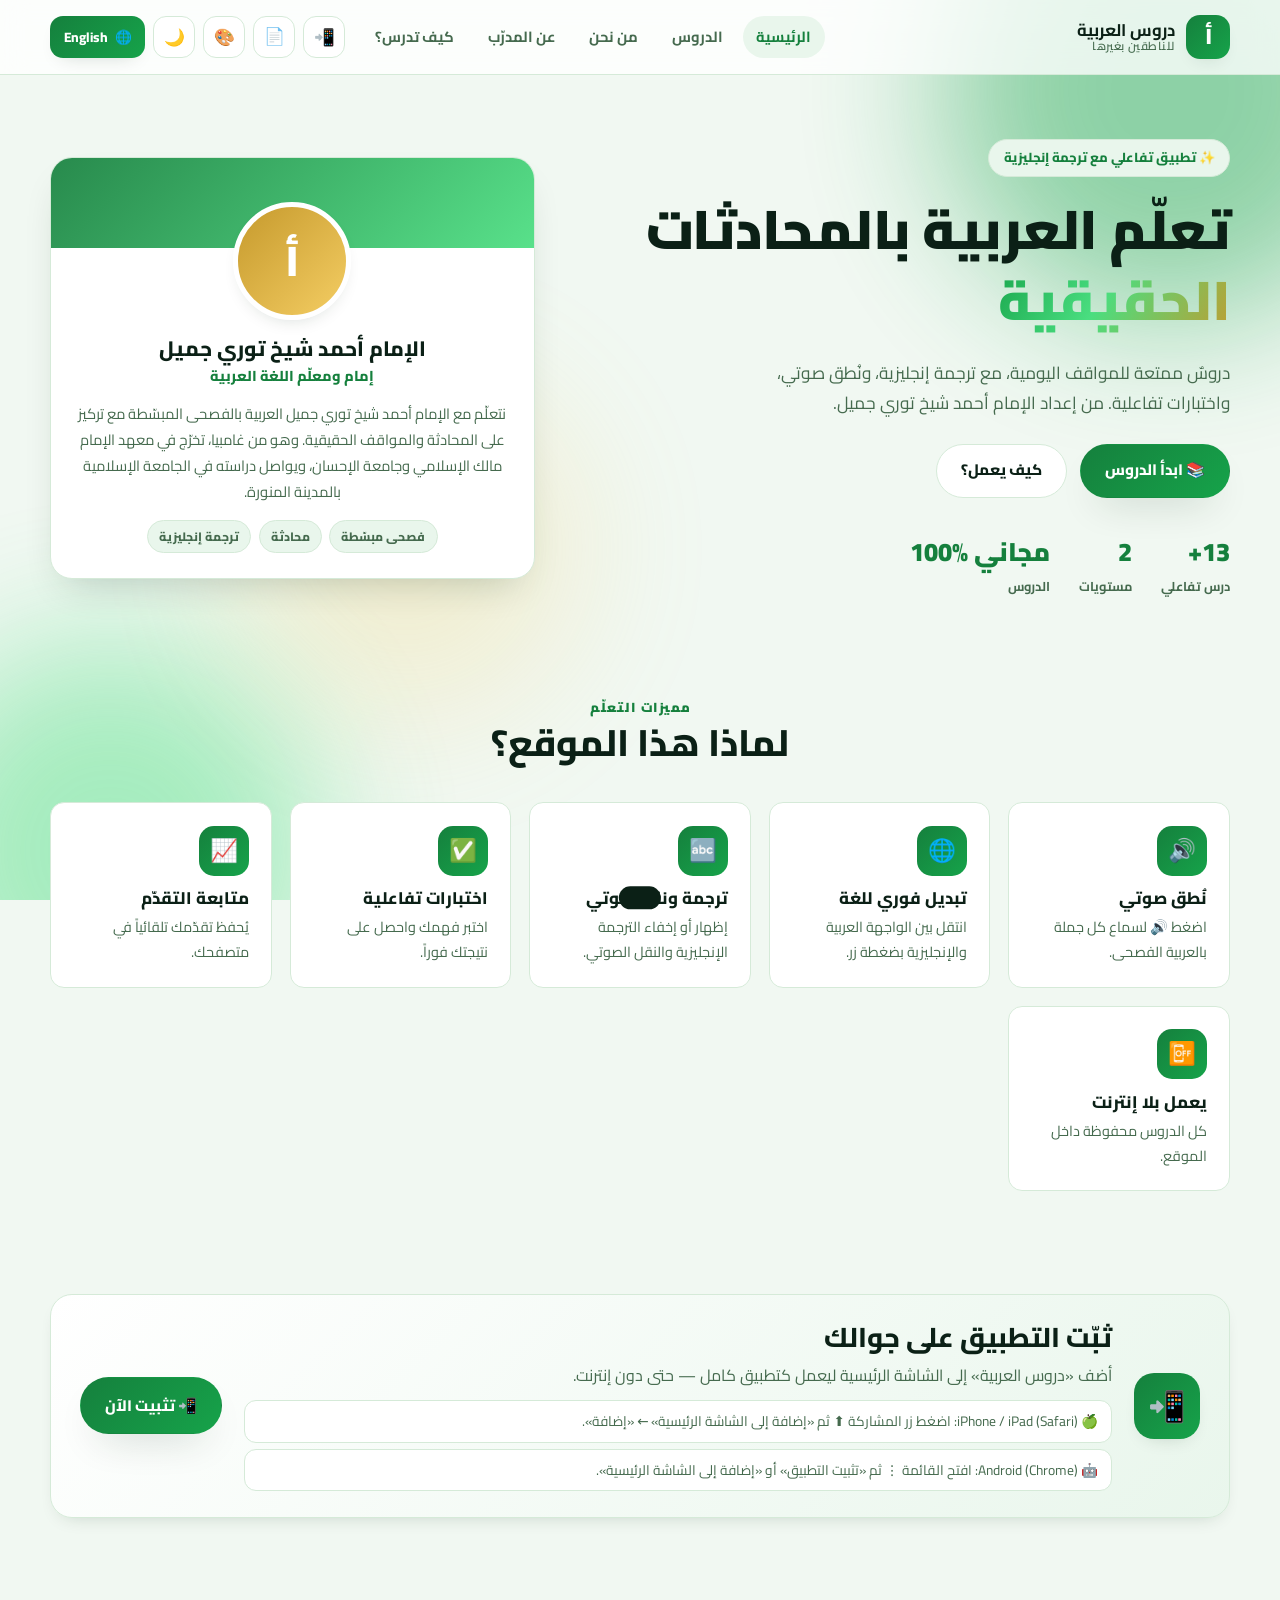
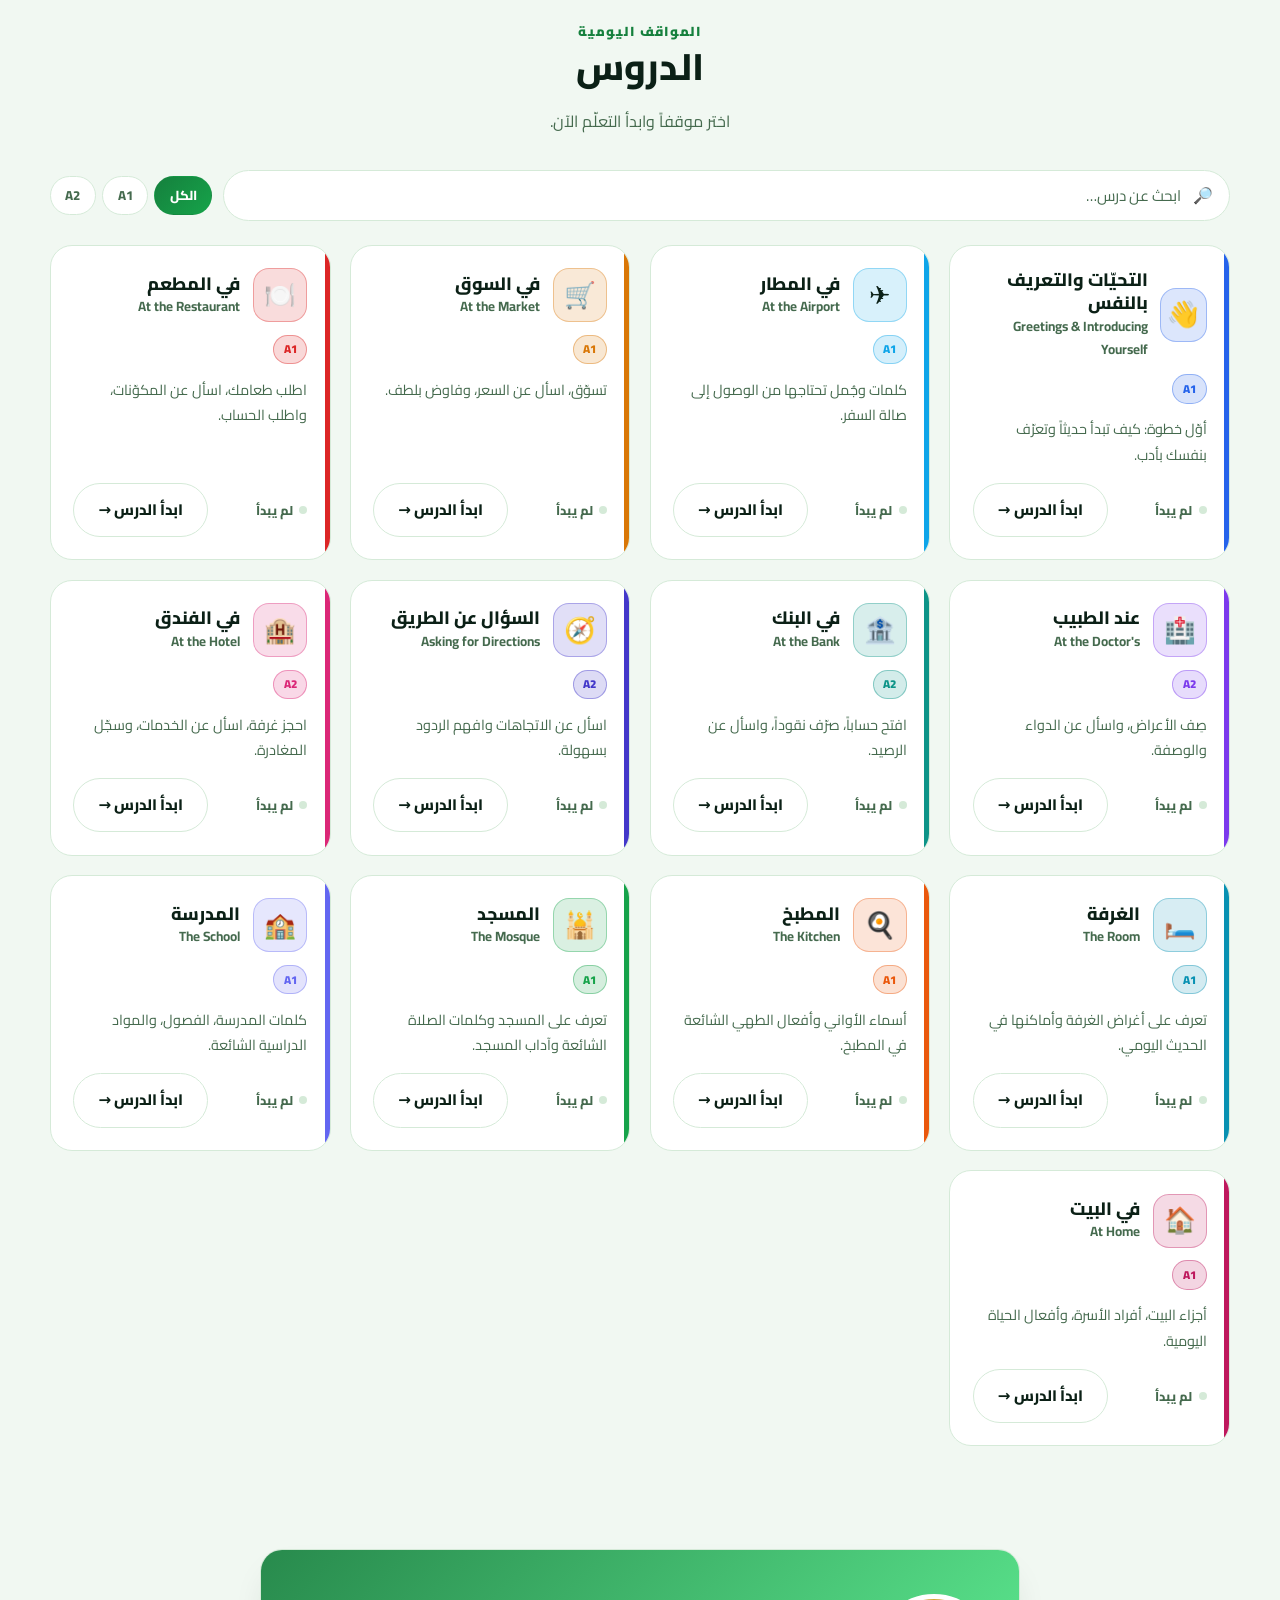
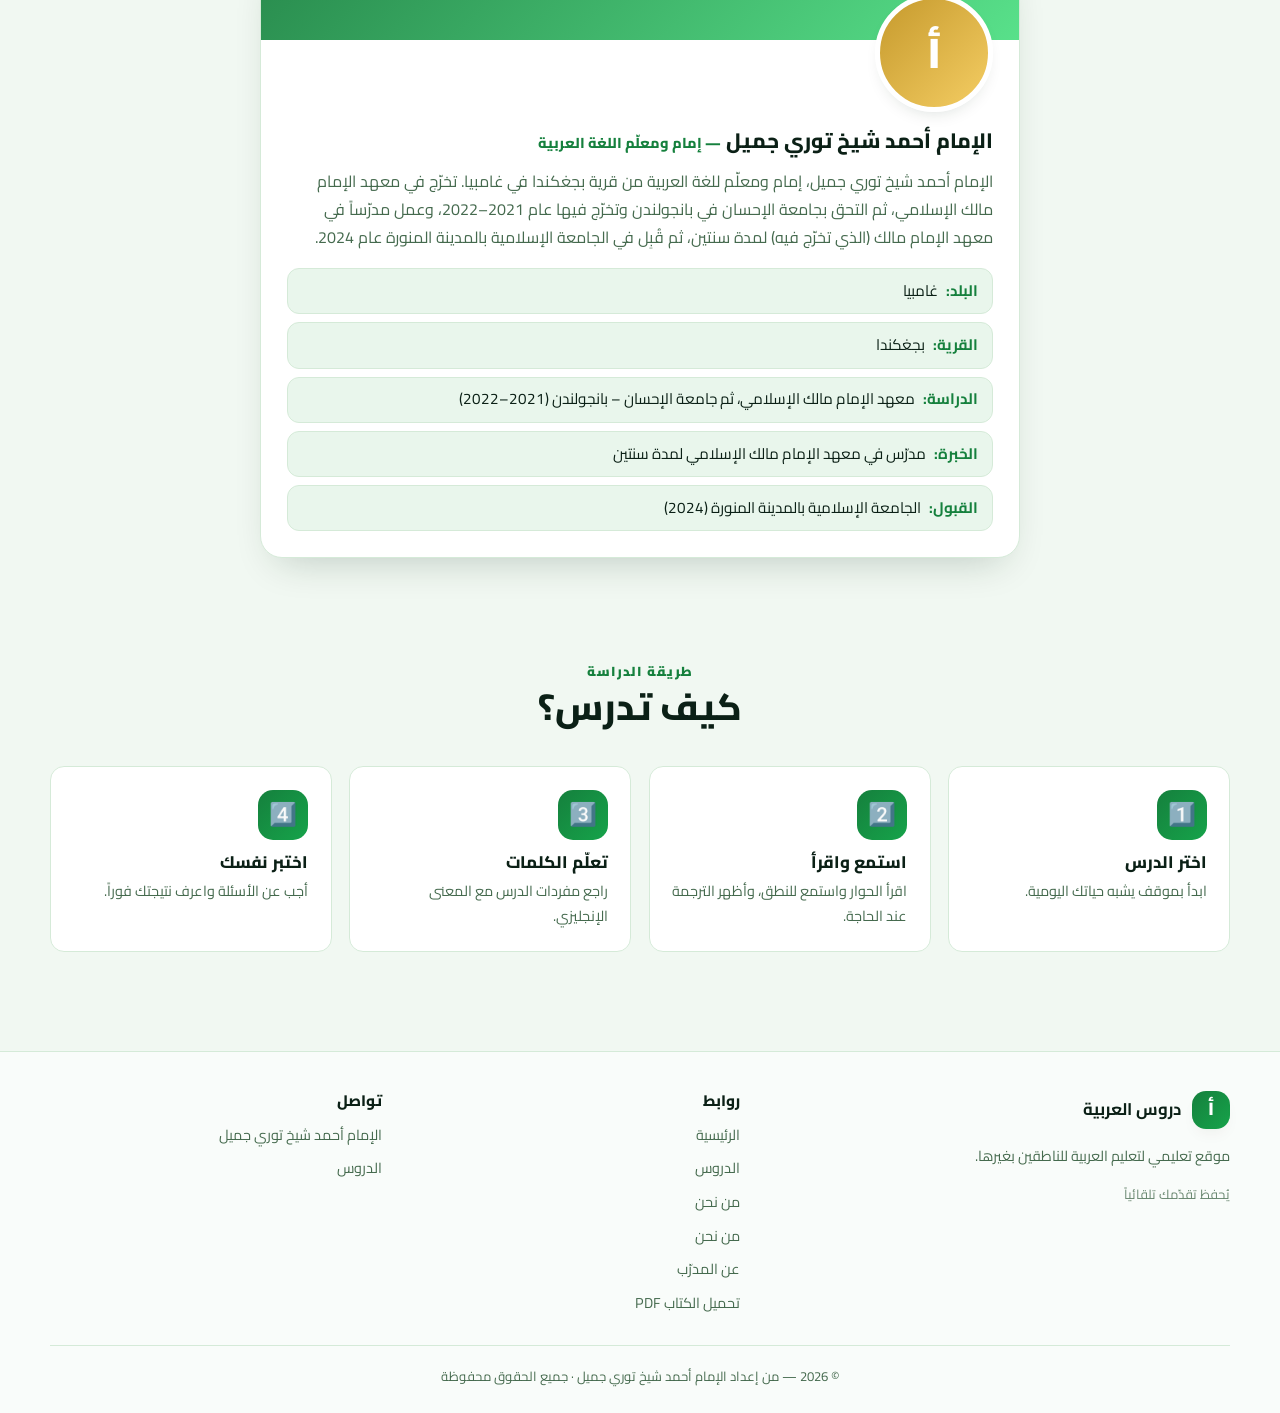
<file: index.html>
<!DOCTYPE html>
<html lang="ar" dir="rtl" data-theme="light" data-accent="green">
<head>
  <meta charset="UTF-8" />
  <meta name="viewport" content="width=device-width, initial-scale=1.0" />
  <meta name="description" content="دروس اللغة العربية للناطقين بغيرها — محادثات ومواقف يومية مع ترجمة إنجليزية ونطق صوتي. من إعداد الإمام أحمد شيخ توري جميل." />
  <meta name="theme-color" content="#15803d" />
  <title>دروس العربية للناطقين بغيرها | الإمام أحمد شيخ توري جميل</title>
  <link rel="manifest" href="manifest.webmanifest" />
  <link rel="apple-touch-icon" sizes="180x180" href="assets/icons/apple-touch-icon-180.png" />
  <meta name="apple-mobile-web-app-capable" content="yes" />
  <meta name="mobile-web-app-capable" content="yes" />
  <meta name="apple-mobile-web-app-status-bar-style" content="default" />
  <meta name="apple-mobile-web-app-title" content="دروس العربية" />
  <script>
    /* Capture the Chrome/Android install prompt as early as possible. */
    window.__deferredInstallPrompt = null;
    window.addEventListener("beforeinstallprompt", function (e) {
      e.preventDefault();
      window.__deferredInstallPrompt = e;
    });
  </script>
  <link rel="icon" href="data:image/svg+xml,%3Csvg xmlns='http://www.w3.org/2000/svg' viewBox='0 0 100 100'%3E%3Cdefs%3E%3ClinearGradient id='g' x1='0' y1='0' x2='1' y2='1'%3E%3Cstop offset='0' stop-color='%2315803d'/%3E%3Cstop offset='1' stop-color='%2316a34a'/%3E%3C/linearGradient%3E%3C/defs%3E%3Crect width='100' height='100' rx='24' fill='url(%23g)'/%3E%3Ctext x='50' y='72' font-size='62' text-anchor='middle' fill='%23f4cd63' font-family='serif'%3E%D8%A3%3C/text%3E%3C/svg%3E" />
  <link rel="stylesheet" href="assets/css/styles.css?v=8" />
</head>
<body>
  <!-- animated background -->
  <div class="bg-deco" aria-hidden="true">
    <span class="blob b1"></span>
    <span class="blob b2"></span>
    <span class="blob b3"></span>
  </div>

  <!-- Header -->
  <header class="site-header">
    <div class="wrap header-inner">
      <a class="brand" href="#/" data-go="/">
        <span class="brand-logo">أ</span>
        <span class="brand-text">
          <b data-i18n="brand">دروس العربية</b>
          <span data-i18n="brandSub">للناطقين بغيرها</span>
        </span>
      </a>

      <nav class="nav" id="siteNav">
        <a href="#/" data-go="/" data-i18n="navHome">الرئيسية</a>
        <a href="#lessons" data-i18n="navLessons">الدروس</a>
        <a href="#about-us" data-i18n="navAboutUs">من نحن</a>
        <a href="#about" data-i18n="navAbout">عن المدرّب</a>
        <a href="#how" data-i18n="navHow">كيف تدرس؟</a>
      </nav>

      <div class="header-actions">
        <button class="icon-btn nav-toggle" id="navToggle" type="button" aria-label="قائمة / Menu" aria-expanded="false" aria-controls="siteNav">☰</button>
        <button class="icon-btn" type="button" data-install title="تثبيت التطبيق / Install app" aria-label="تثبيت التطبيق على الجوال">📲</button>
        <a class="icon-btn" href="assets/arabic-lessons.pdf" download title="تحميل PDF / Download PDF" aria-label="تحميل PDF">📄</a>
        <div class="accent-wrap">
          <button class="icon-btn" id="accentBtn" title="لون الواجهة / Color" aria-label="لون الواجهة">🎨</button>
          <div class="accent-menu" id="accentMenu" hidden>
            <button class="swatch" data-accent="green" style="--sw:#16a34a" title="أخضر / Green" aria-label="أخضر"></button>
            <button class="swatch" data-accent="blue" style="--sw:#2563eb" title="أزرق / Blue" aria-label="أزرق"></button>
            <button class="swatch" data-accent="gold" style="--sw:#d97706" title="ذهبي / Gold" aria-label="ذهبي"></button>
            <button class="swatch" data-accent="purple" style="--sw:#7c3aed" title="بنفسجي / Purple" aria-label="بنفسجي"></button>
            <button class="swatch" data-accent="rose" style="--sw:#e11d48" title="وردي / Rose" aria-label="وردي"></button>
            <button class="swatch" data-accent="teal" style="--sw:#14b8a6" title="فيروزي / Teal" aria-label="فيروزي"></button>
          </div>
        </div>
        <button class="icon-btn" id="themeBtn" title="Theme" aria-label="Toggle theme">🌙</button>
        <button class="lang-btn" id="langBtn" title="Language">🌐 English</button>
      </div>
    </div>
  </header>

  <!-- Main app -->
  <main id="app"></main>

  <!-- Footer -->
  <footer class="site-footer">
    <div class="wrap footer-grid">
      <div class="footer-col">
        <div class="brand" style="margin-bottom:.6rem">
          <span class="brand-logo" style="width:38px;height:38px;font-size:1.1rem">أ</span>
          <span class="brand-text"><b data-i18n="brand">دروس العربية</b></span>
        </div>
        <p data-i18n="footerAbout">موقع تعليمي لتعليم العربية للناطقين بغيرها.</p>
        <p style="opacity:.8;font-size:.82rem" data-i18n="savedHint">يُحفظ تقدّمك تلقائياً</p>
      </div>
      <div class="footer-col">
        <h3 data-i18n="footerLinks">روابط</h3>
        <ul>
          <li><a href="#/" data-go="/" data-i18n="navHome">الرئيسية</a></li>
          <li><a href="#lessons" data-i18n="navLessons">الدروس</a></li>
          <li><a href="#about-us" data-i18n="navAboutUs">من نحن</a></li>
          <li><a href="#about-us" data-i18n="navAboutUs">من نحن</a></li>
          <li><a href="#about" data-i18n="navAbout">عن المدرّب</a></li>
          <li><a href="assets/arabic-lessons.pdf" download data-i18n="downloadPdf">تحميل الكتاب PDF</a></li>
        </ul>
      </div>
      <div class="footer-col">
        <h3 data-i18n="footerContact">تواصل</h3>
        <ul>
          <li><a href="#about" data-i18n="aboutTitle">الإمام أحمد شيخ توري جميل</a></li>
          <li><a href="#lessons" data-i18n="navLessons">الدروس</a></li>
        </ul>
      </div>
    </div>
    <div class="wrap footer-bottom">
      © <span id="year"></span> — <span data-i18n="madeBy">من إعداد</span> <span data-i18n="author">الإمام أحمد شيخ توري جميل</span> · <span data-i18n="rights">جميع الحقوق محفوظة</span>
    </div>
  </footer>

  <!-- Toast -->
  <div class="toast" id="toast" role="status" aria-live="polite"></div>

  <script src="assets/js/lessons.js?v=6"></script>
  <script src="assets/js/app.js?v=7"></script>
  <script>document.getElementById("year").textContent = new Date().getFullYear();</script>
  <script>
    /* Service Worker registration.
       - Never registered in a development environment (localhost / file: / LAN IPs).
       - Never registered inside an iframe (the preview pane).
       - Scope excludes login / OAuth paths (see sw.js). */
    (function () {
      if (!("serviceWorker" in navigator)) return;
      var host = location.hostname;
      var isDev =
        location.protocol === "file:" ||
        host === "" ||
        host === "localhost" ||
        host === "127.0.0.1" ||
        host === "[::1]" ||
        /\.local$/i.test(host) ||
        /^(?:10\.|192\.168\.|172\.(?:1[6-9]|2\d|3[01])\.)/.test(host);
      var inFrame = false;
      try { inFrame = window.self !== window.top; } catch (e) { inFrame = true; }
      if (isDev || inFrame) return;
      window.addEventListener("load", function () {
        navigator.serviceWorker.register("sw.js", { scope: "./" }).catch(function () {});
      });
    })();
  </script>
</body>
</html>
</file>
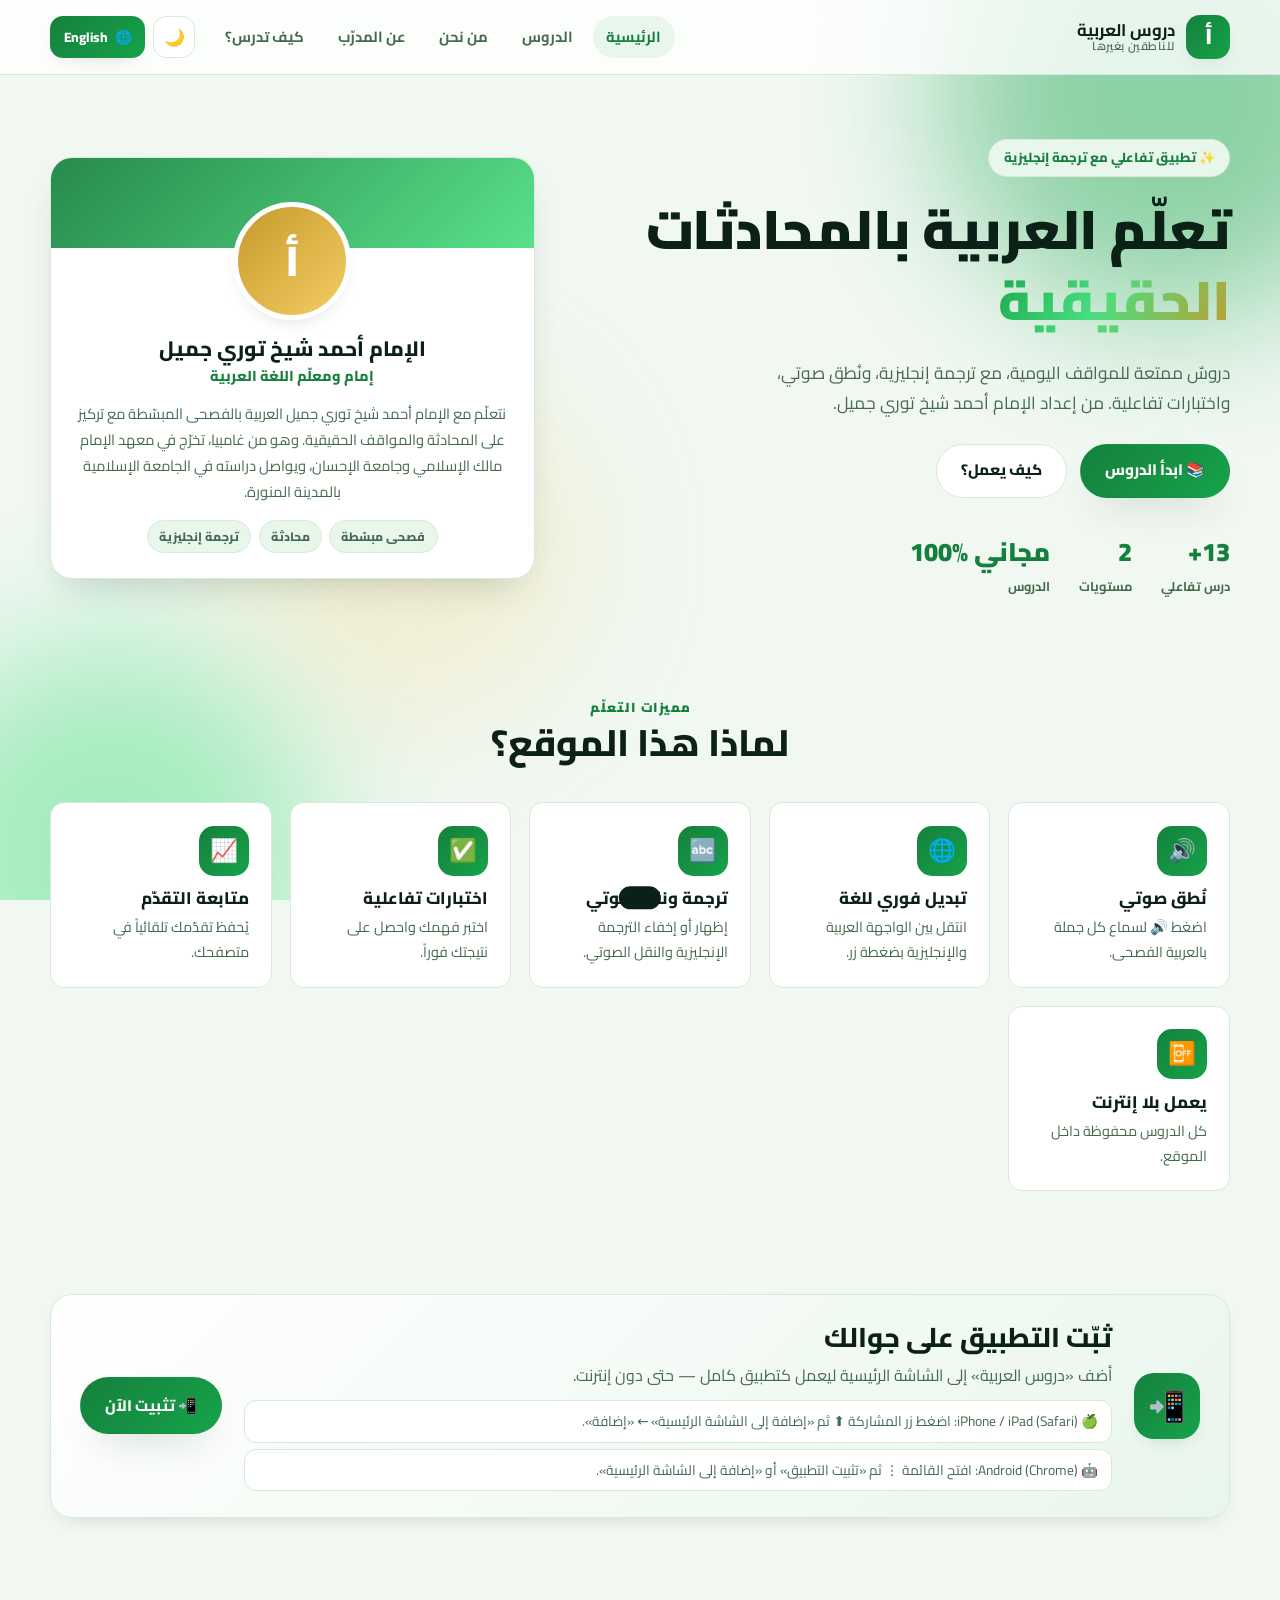
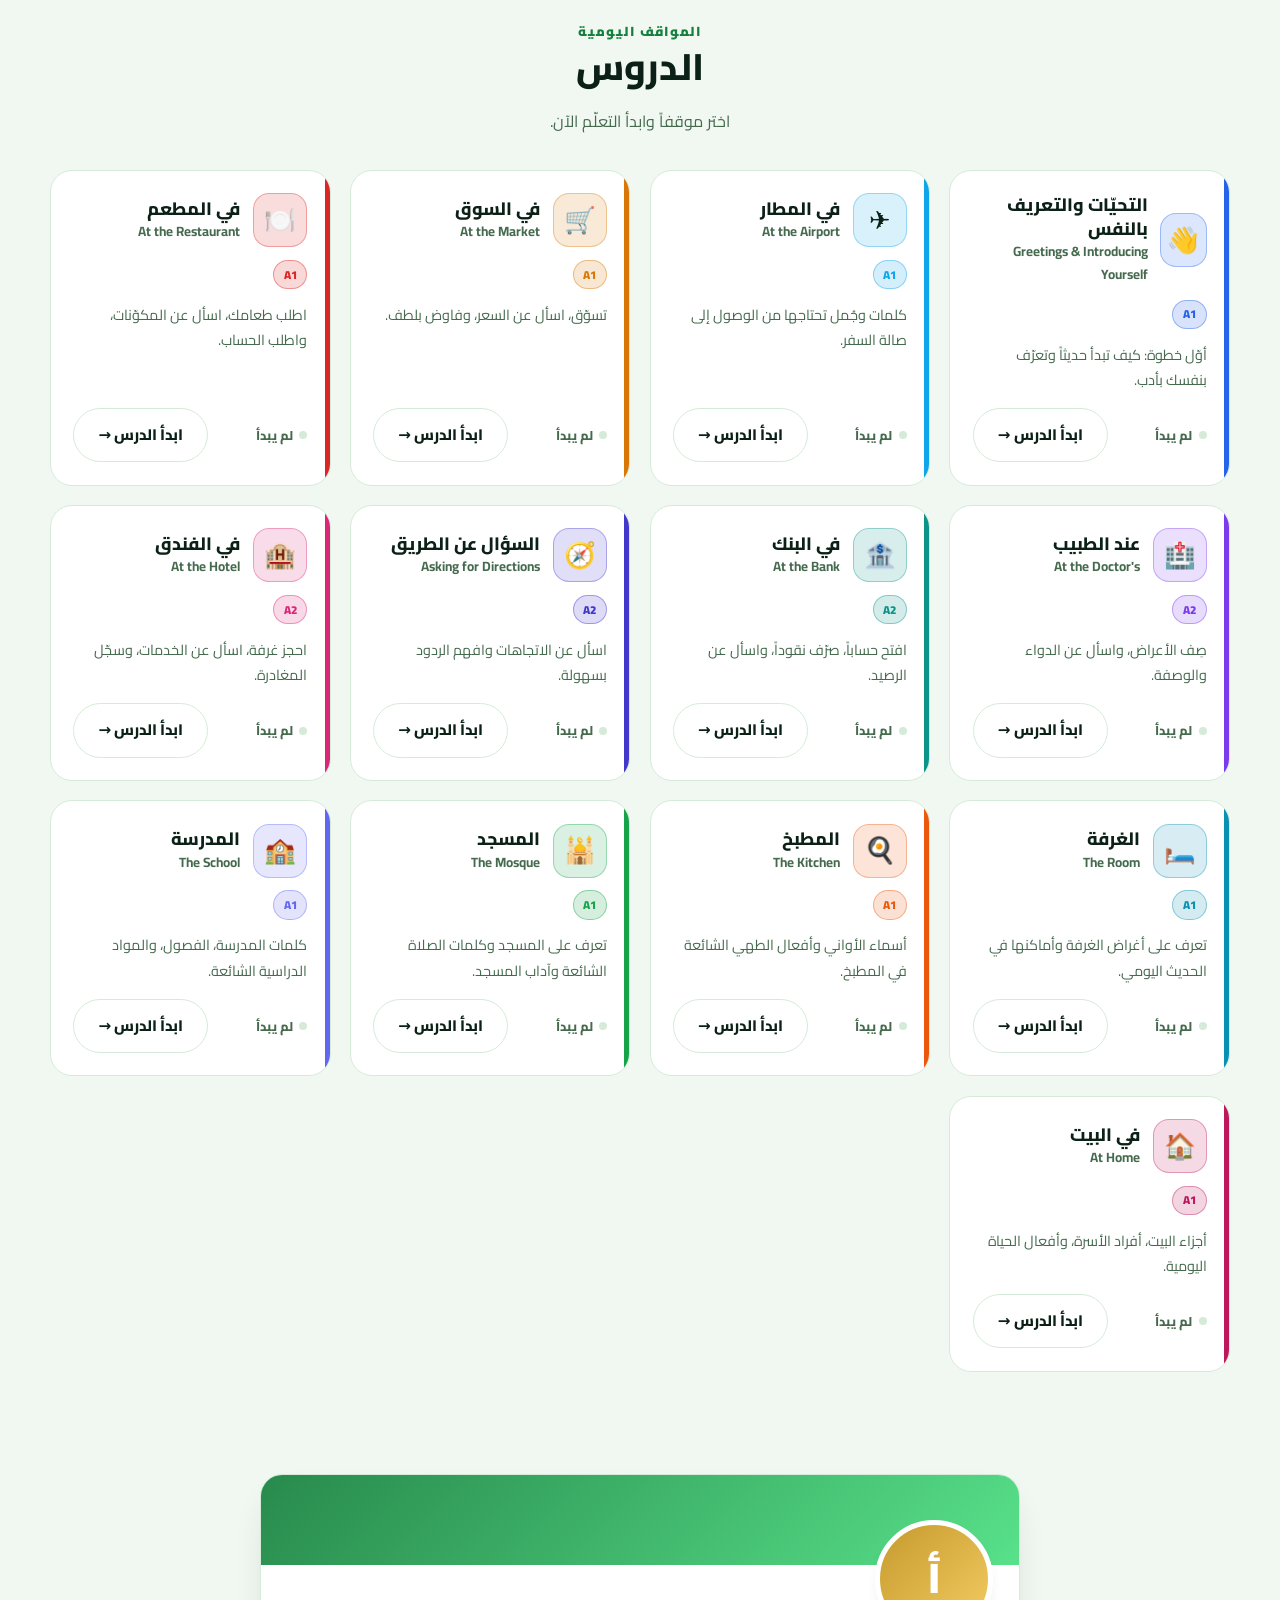
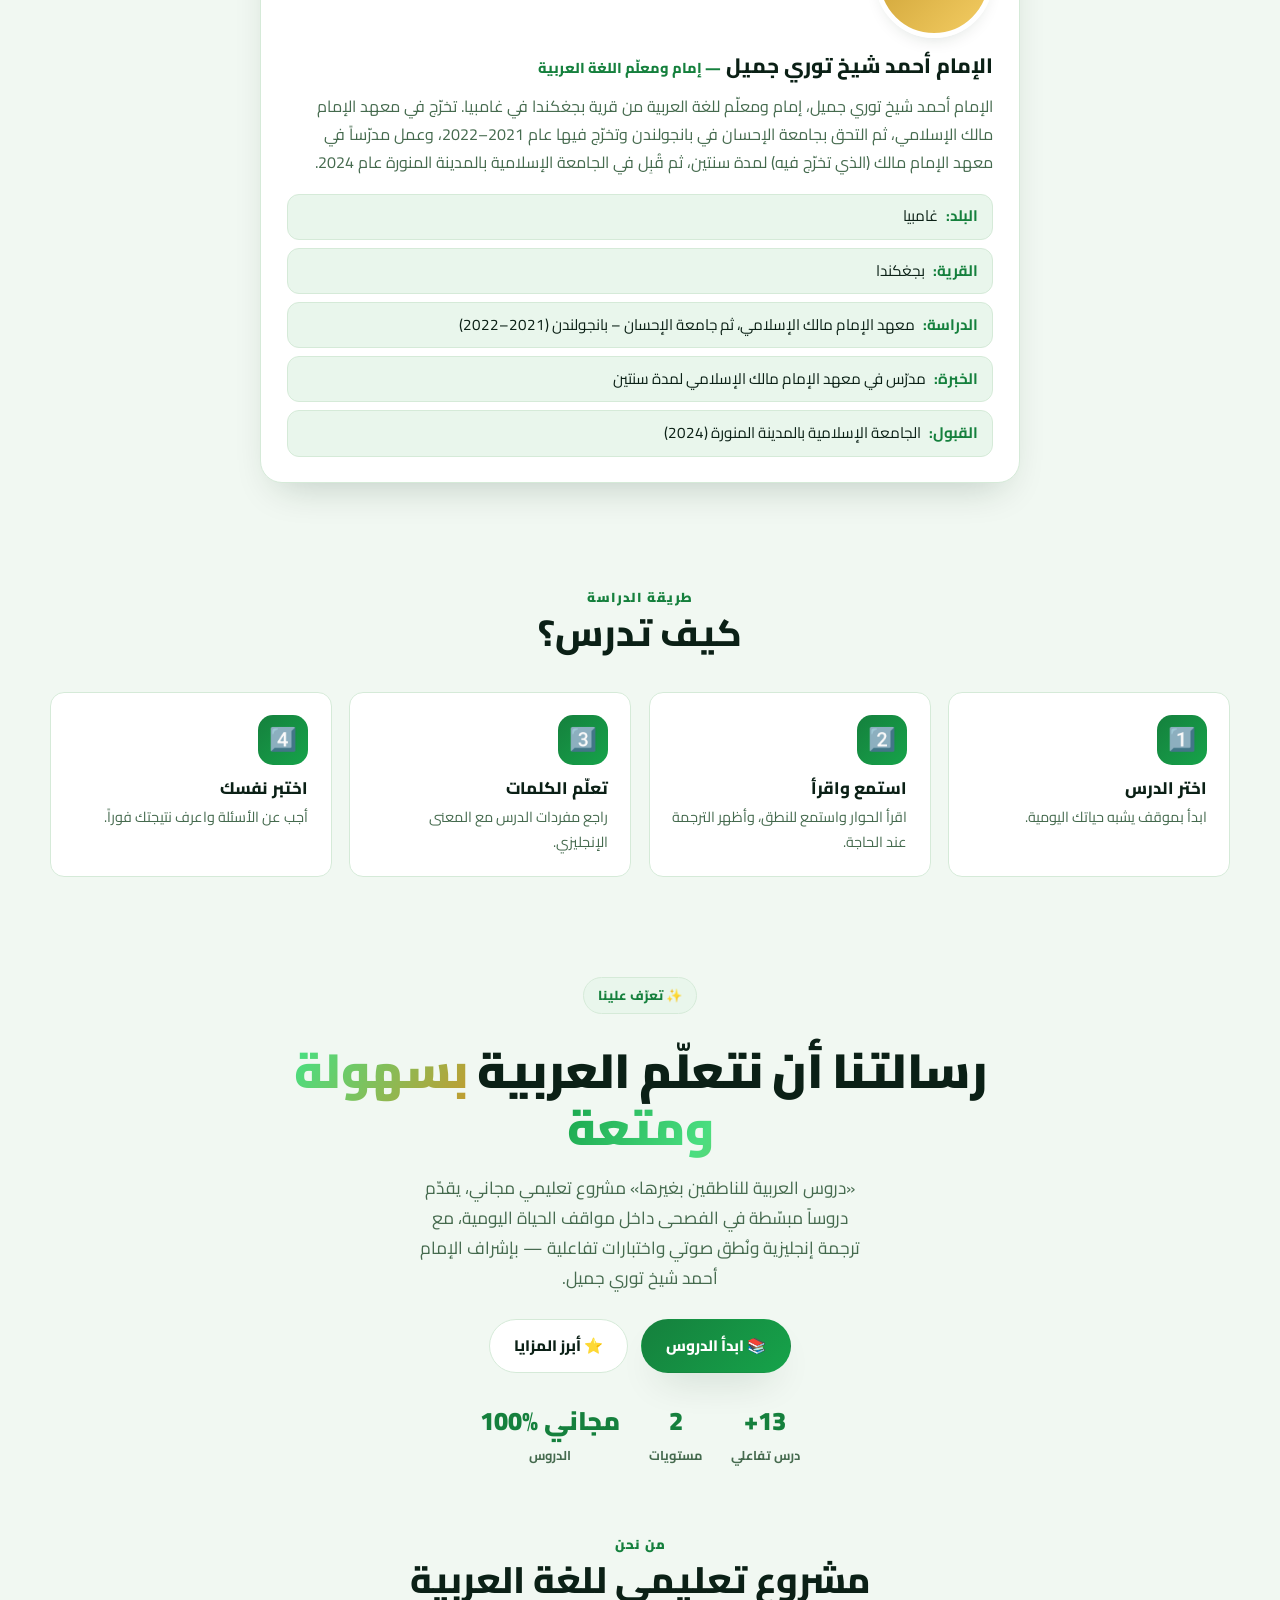
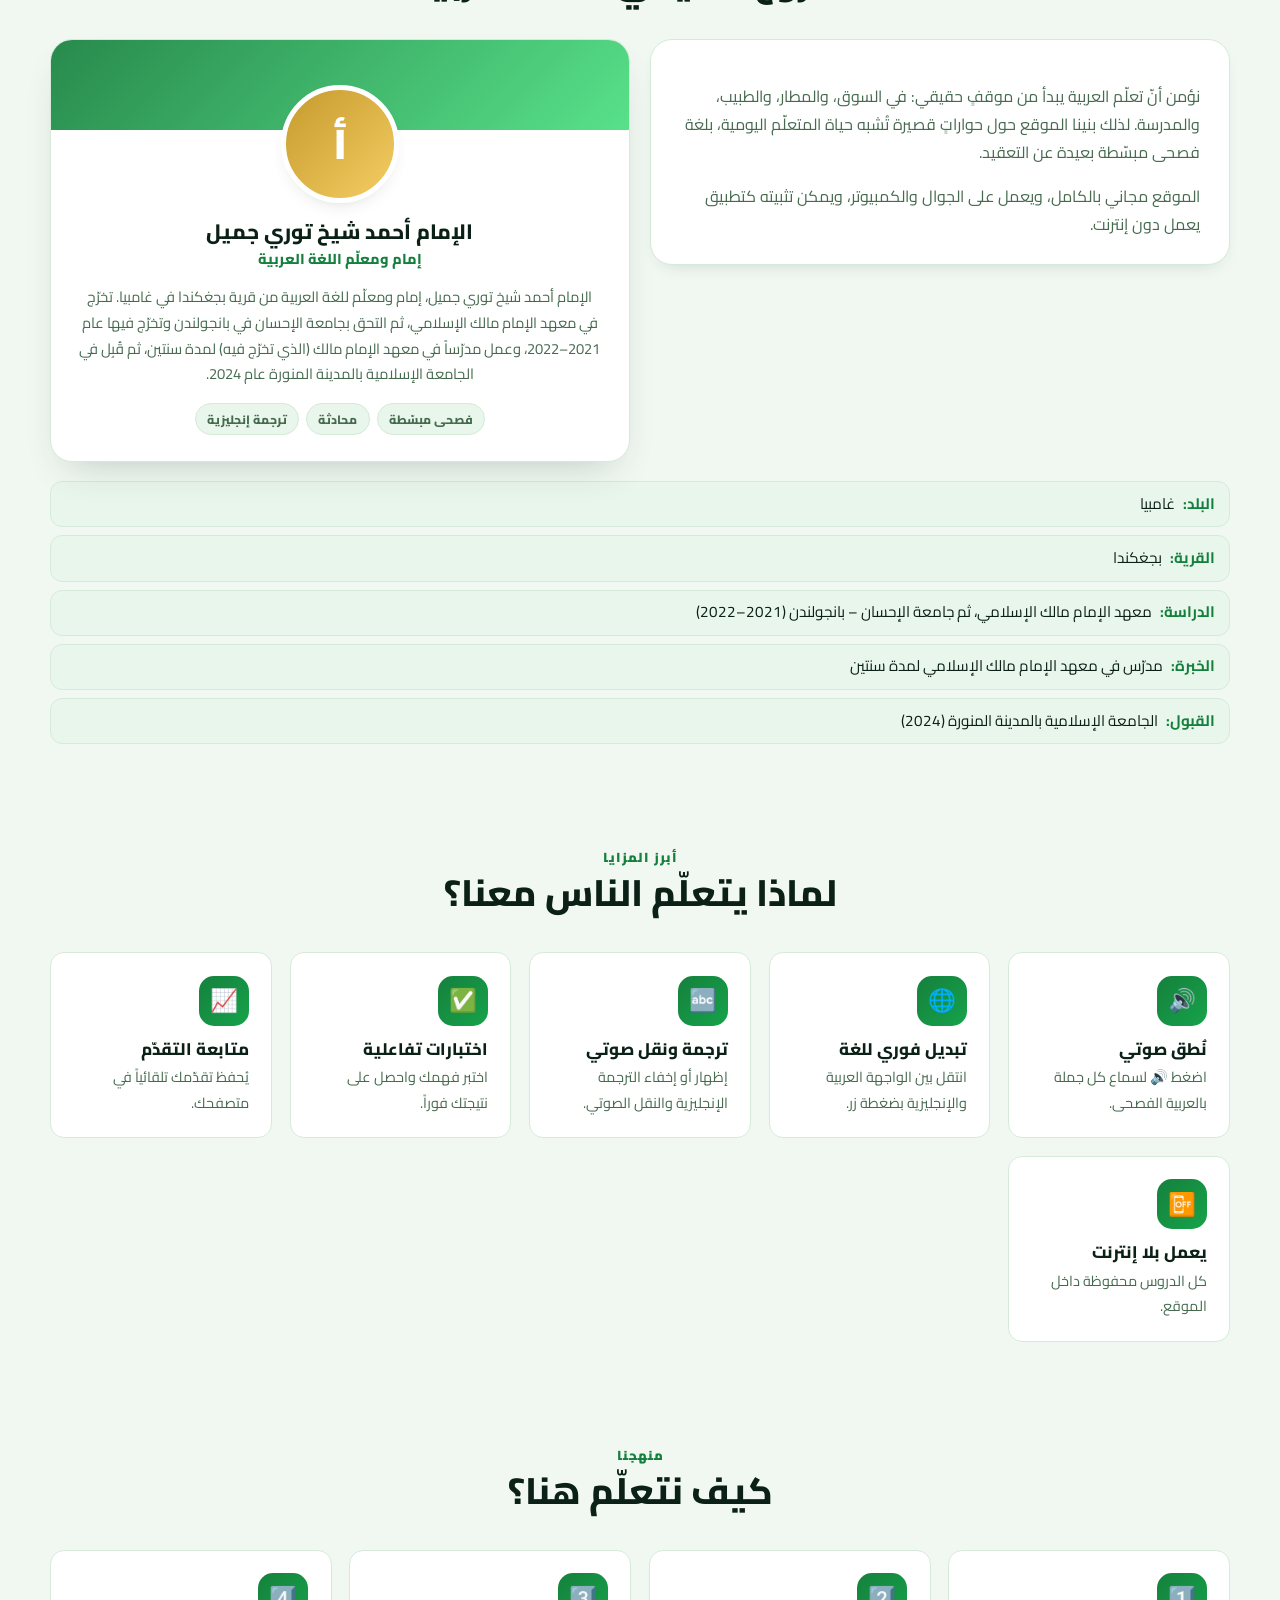
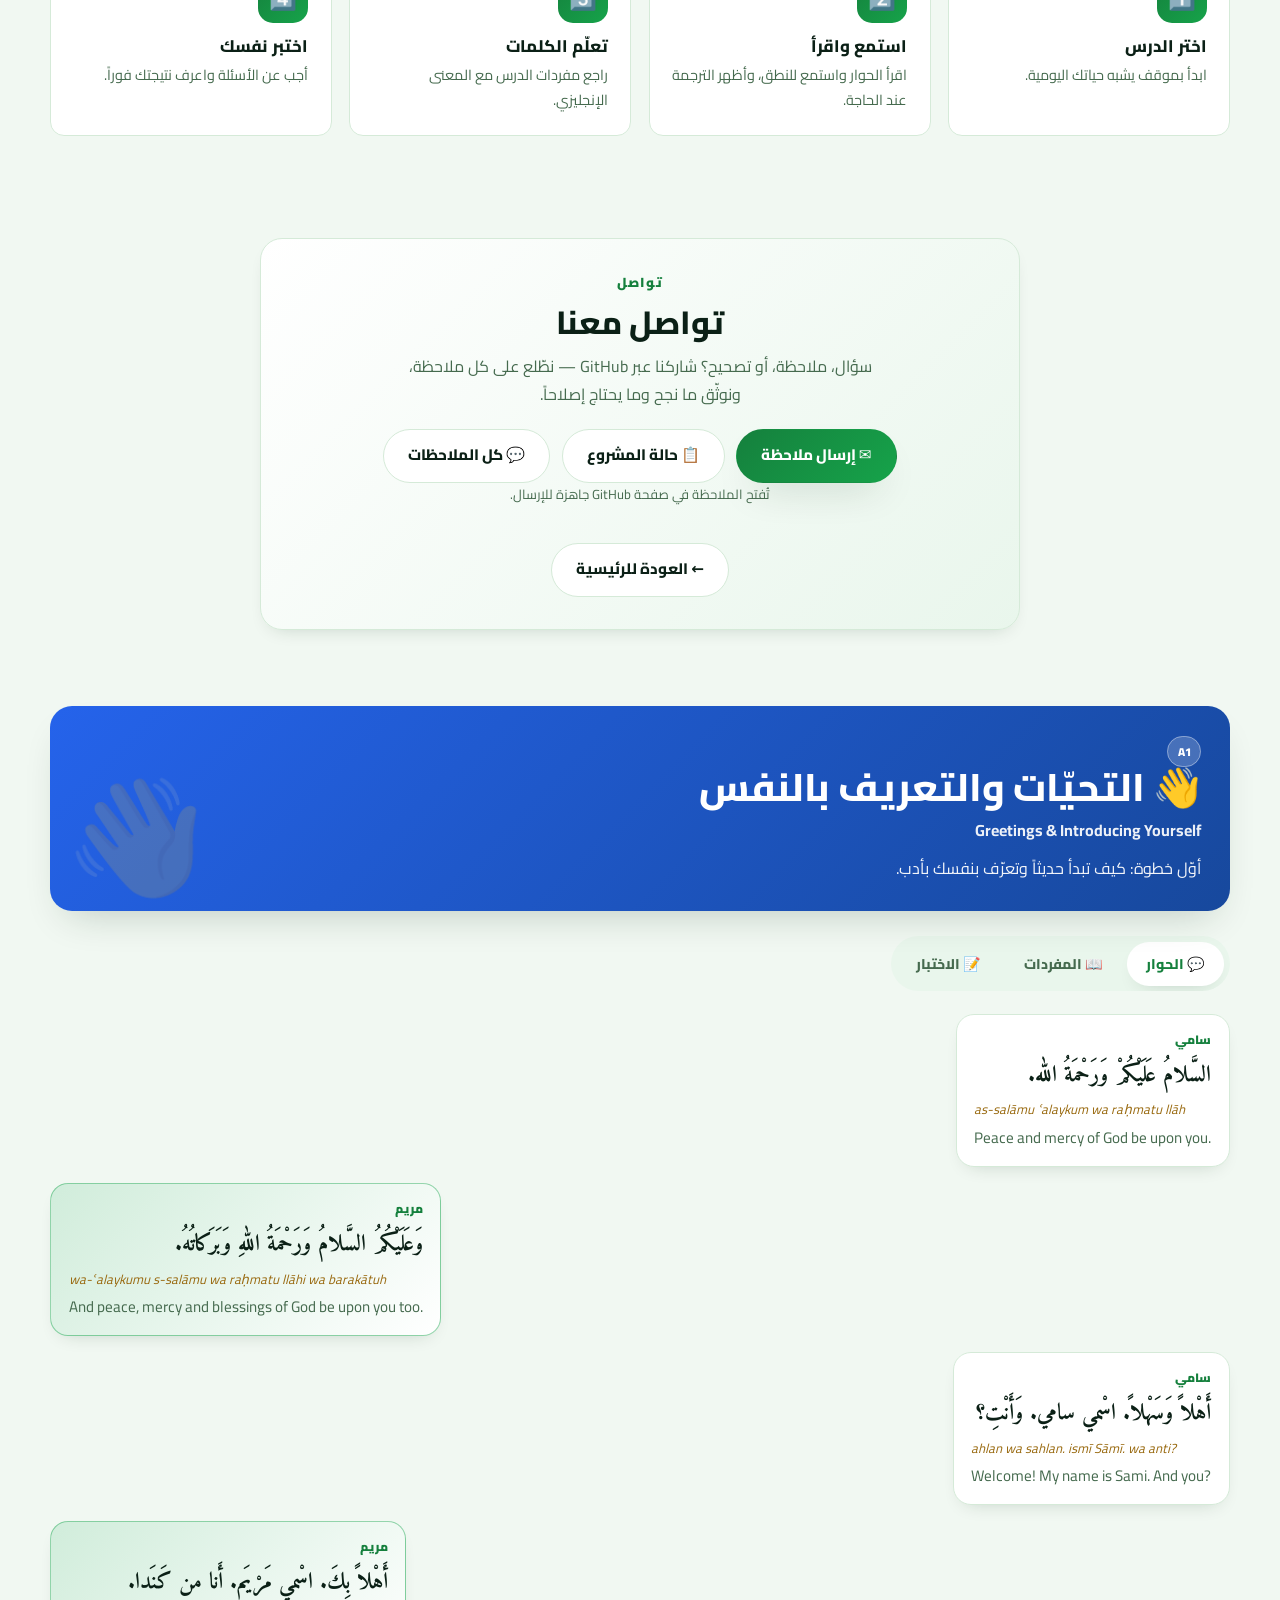
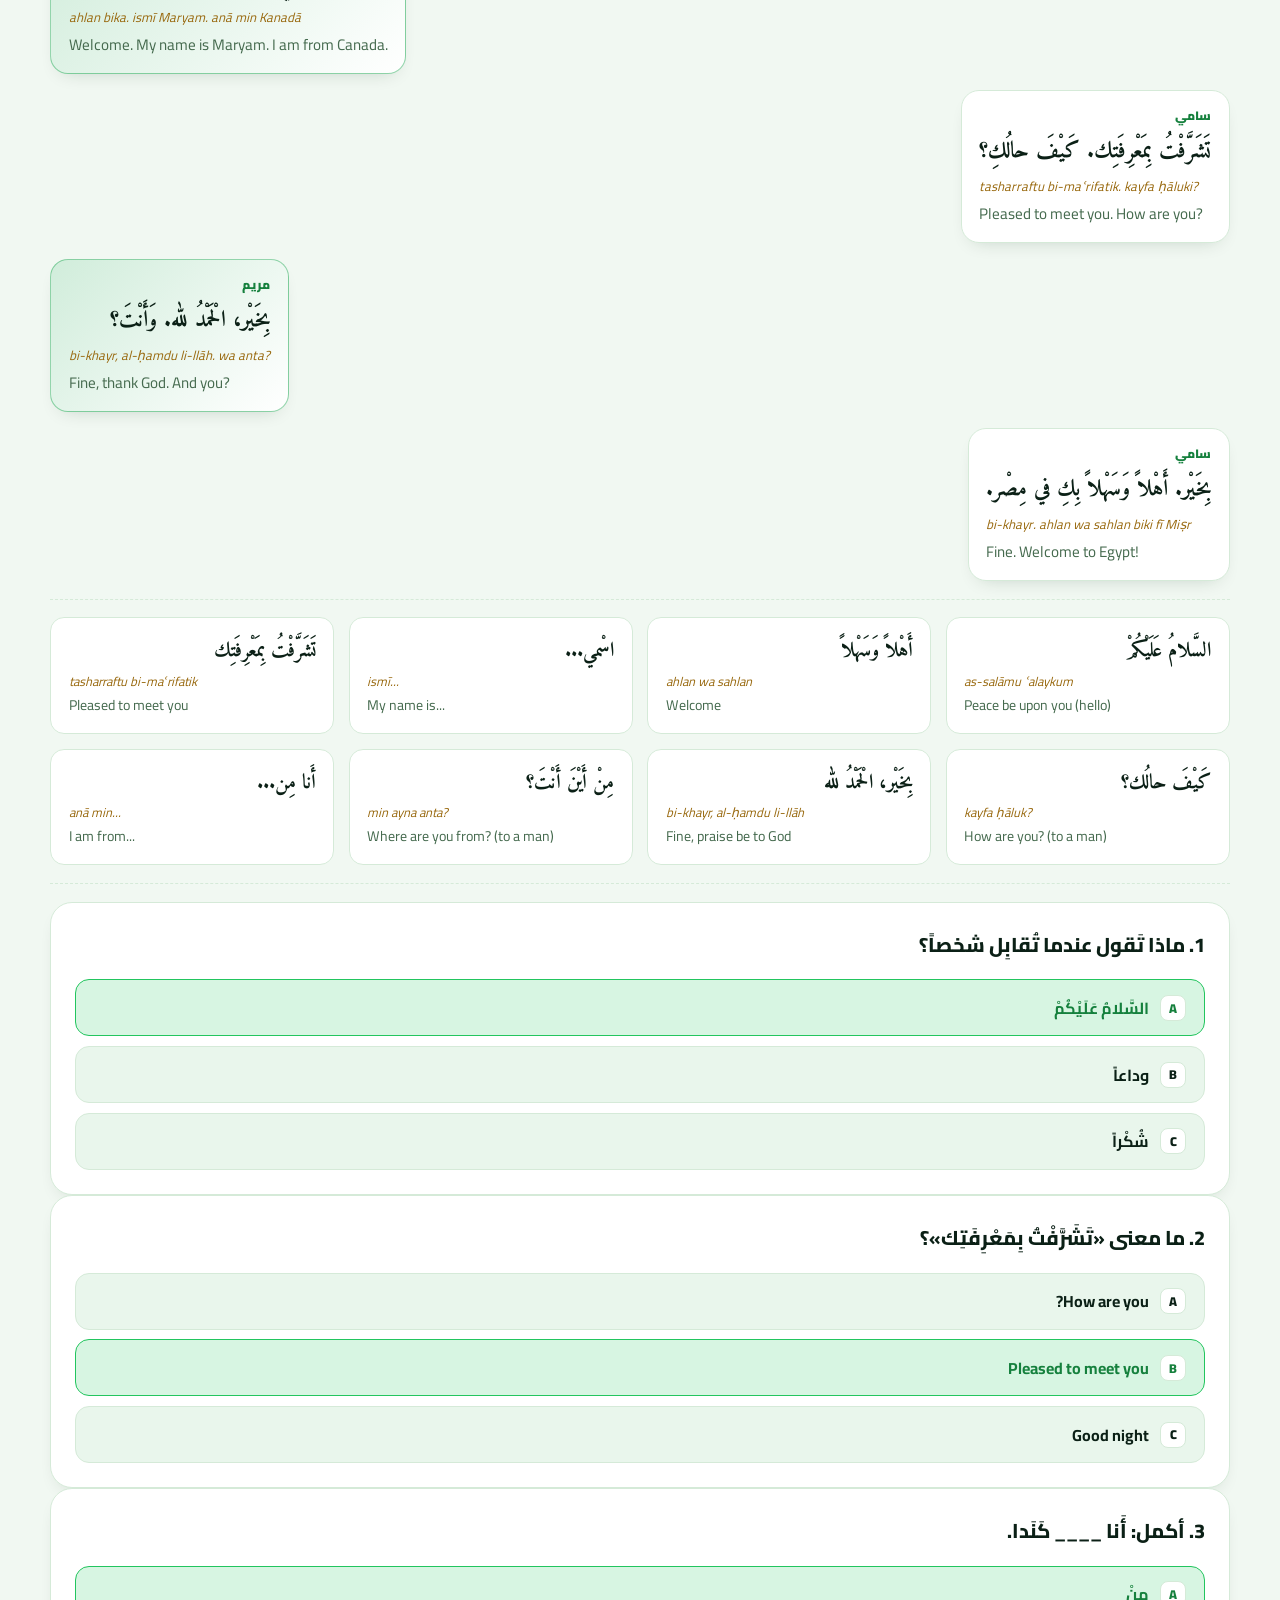
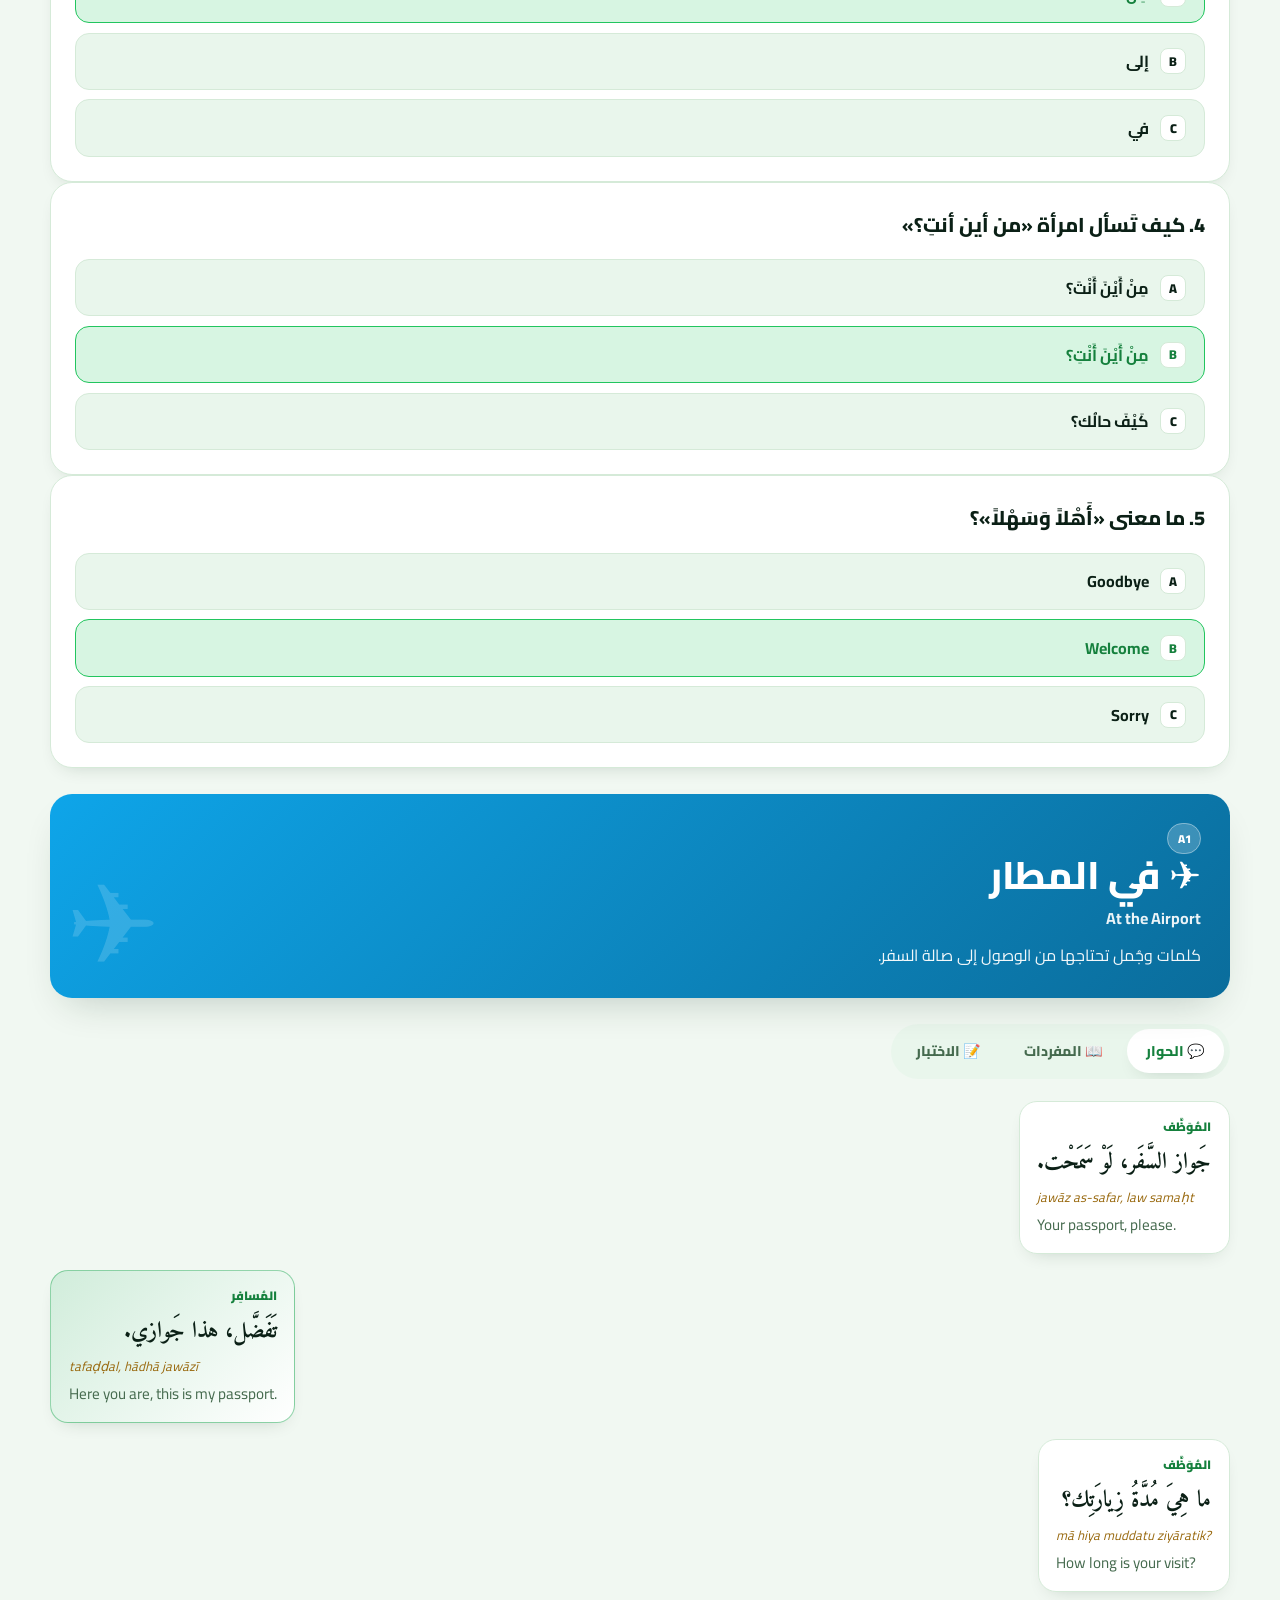
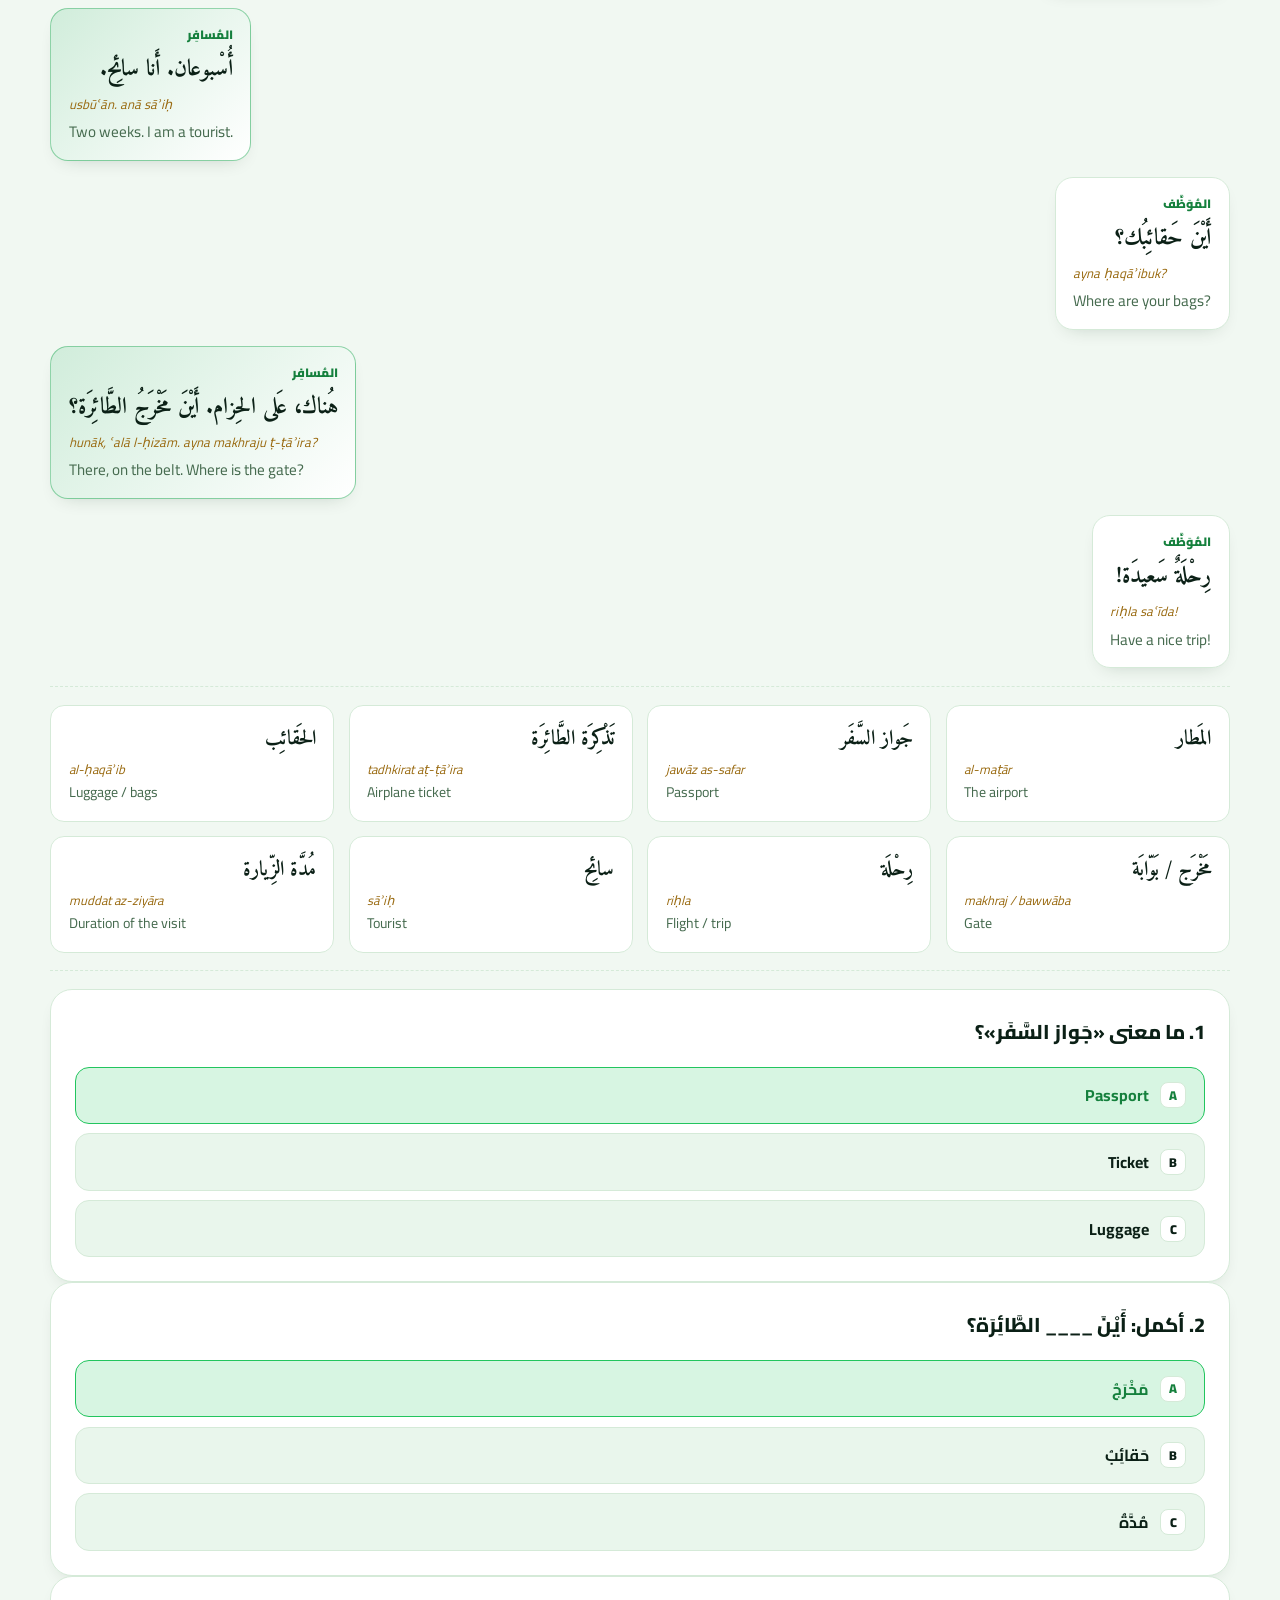
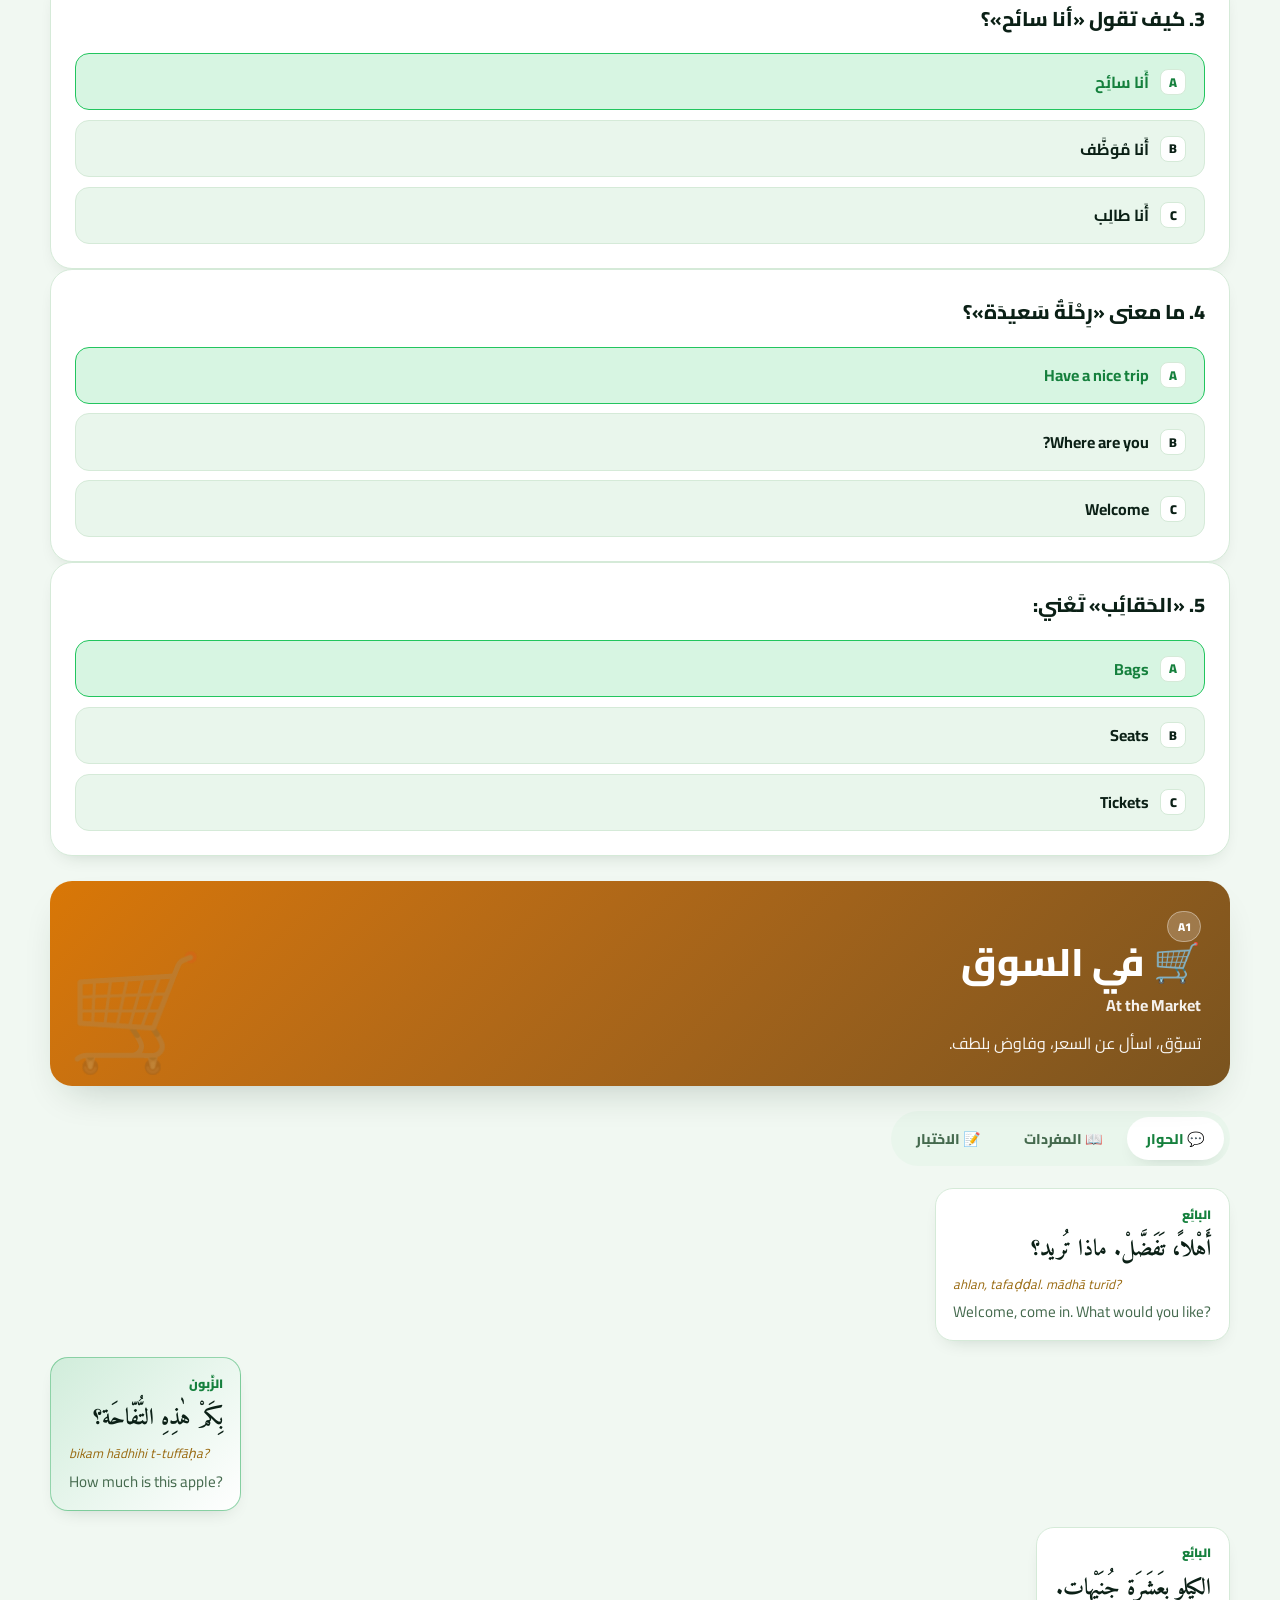
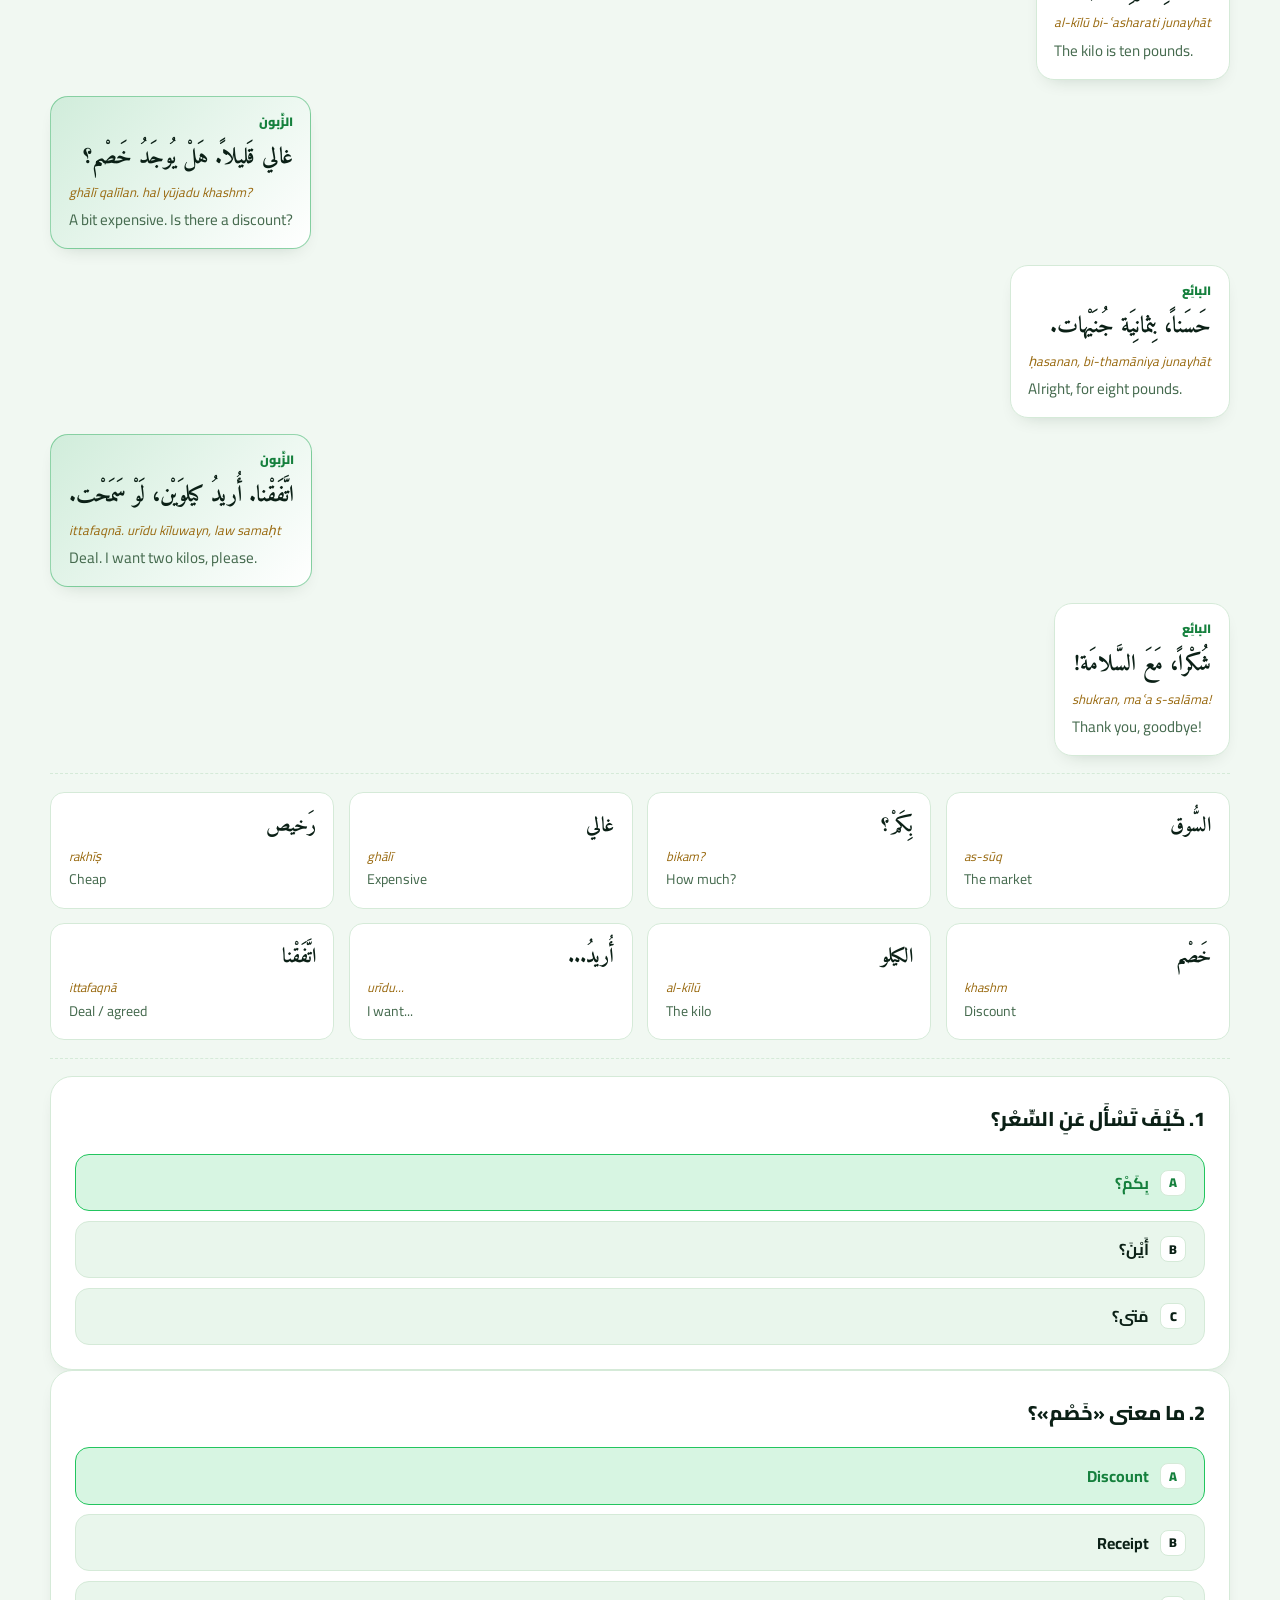
<file: full.html>
<!DOCTYPE html>
<html lang="ar" dir="rtl" data-accent="green" data-theme="light">
<head>
<meta charset="UTF-8" />
<meta name="viewport" content="width=device-width, initial-scale=1.0" />
<title>دروس اللغة العربية للناطقين بغيرها — الإمام أحمد شيخ توري جميل</title>
<!-- same stylesheet as the site -->
<link rel="stylesheet" href="assets/css/styles.css?v=8" />
<style>
  /* ---- render the whole site (all views at once) with the site look ---- */
  .panel { display: block !important; }                 /* show dialogue + vocab + quiz together */
  .pdf-section { break-before: page; }
  .pdf-section:first-of-type { break-before: auto; }
  .site-header { position: static !important; }
  .toolbar, .lesson-tools, .speak-btn, .back-btn, .accent-menu { display: none !important; }
  .question-card, .vocab-card, .lesson-card, .feature, .teacher-card,
  .bio-facts li, .lesson-hero { break-inside: avoid; }
  .panel + .panel { margin-top: 1.1rem; border-top: 1px dashed var(--line); padding-top: 1.1rem; }
  .pdf-section > .wrap { padding-top: .4rem; }
  .site-footer { break-before: page; }
</style>
</head>
<body class="show-trans show-tr">

  <!-- animated background -->
  <div class="bg-deco" aria-hidden="true">
    <span class="blob b1"></span>
    <span class="blob b2"></span>
    <span class="blob b3"></span>
  </div>

  <!-- Header -->
  <header class="site-header">
    <div class="wrap header-inner">
      <a class="brand" href="#/">
        <span class="brand-logo">أ</span>
        <span class="brand-text">
          <b data-i18n="brand">دروس العربية</b>
          <span data-i18n="brandSub">للناطقين بغيرها</span>
        </span>
      </a>
      <nav class="nav" id="siteNav">
        <a href="#/" data-i18n="navHome">الرئيسية</a>
        <a href="#lessons" data-i18n="navLessons">الدروس</a>
        <a href="#about-us" data-i18n="navAboutUs">من نحن</a>
        <a href="#about" data-i18n="navAbout">عن المدرّب</a>
        <a href="#how" data-i18n="navHow">كيف تدرس؟</a>
      </nav>
      <div class="header-actions">
        <button class="icon-btn" id="themeBtn" title="Theme" aria-label="Toggle theme">🌙</button>
        <button class="lang-btn" id="langBtn" title="Language">🌐 English</button>
      </div>
    </div>
  </header>

  <!-- Main app -->
  <main id="app"></main>

  <!-- Footer -->
  <footer class="site-footer">
    <div class="wrap footer-grid">
      <div class="footer-col">
        <div class="brand" style="margin-bottom:.6rem">
          <span class="brand-logo" style="width:38px;height:38px;font-size:1.1rem">أ</span>
          <span class="brand-text"><b data-i18n="brand">دروس العربية</b></span>
        </div>
        <p data-i18n="footerAbout">موقع تعليمي لتعليم العربية للناطقين بغيرها.</p>
        <p style="opacity:.8;font-size:.82rem" data-i18n="savedHint">يُحفظ تقدّمك تلقائياً</p>
      </div>
      <div class="footer-col">
        <h3 data-i18n="footerLinks">روابط</h3>
        <ul>
          <li><a href="#/" data-i18n="navHome">الرئيسية</a></li>
          <li><a href="#lessons" data-i18n="navLessons">الدروس</a></li>
          <li><a href="#about-us" data-i18n="navAboutUs">من نحن</a></li>
          <li><a href="#about" data-i18n="navAbout">عن المدرّب</a></li>
          <li><a href="#how" data-i18n="navHow">كيف تدرس؟</a></li>
        </ul>
      </div>
      <div class="footer-col">
        <h3 data-i18n="footerContact">تواصل</h3>
        <ul>
          <li><a href="#about" data-i18n="aboutTitle">الإمام أحمد شيخ توري جميل</a></li>
          <li><a href="#lessons" data-i18n="navLessons">الدروس</a></li>
        </ul>
      </div>
    </div>
    <div class="wrap footer-bottom">
      © <span id="year"></span> — <span data-i18n="madeBy">من إعداد</span>
      <span data-i18n="author">الإمام أحمد شيخ توري جميل</span> ·
      <span data-i18n="rights">جميع الحقوق محفوظة</span>
    </div>
  </footer>

  <!-- Toast -->
  <div class="toast" id="toast" role="status" aria-live="polite"></div>

  <script src="assets/js/lessons.js?v=6"></script>
  <script src="assets/js/app.js?v=7"></script>
  <script>
  /* Build one document that contains the home page + every lesson (site design). */
  document.addEventListener("DOMContentLoaded", function () {
    // Arabic, with translation + transliteration visible (the site defaults)
    state.lang = "ar";
    state.showTrans = true;
    state.showTr = true;
    document.documentElement.setAttribute("dir", "rtl");
    document.documentElement.setAttribute("lang", "ar");
    document.body.classList.add("show-trans", "show-tr");

    var el = document.getElementById("year");
    if (el) el.textContent = new Date().getFullYear();

    var parts = [];

    // 1) HOME
    renderHome();
    parts.push('<section class="pdf-section pdf-home">' + document.querySelector("#app").innerHTML + "</section>");

    // 2) ABOUT US PAGE
    renderAboutUs();
    parts.push('<section class="pdf-section pdf-about">' + document.querySelector("#app").innerHTML + "</section>");

    // 3) EVERY LESSON
    LESSONS.forEach(function (l) {
      renderLesson(l.id);
      var html = document.querySelector("#app").innerHTML;

      // static quiz: questions + options, correct answer highlighted
      var quiz = l.quiz.map(function (q, qi) {
        var opts = q.options.map(function (o, oi) {
          return '<div class="option ' + (oi === q.answer ? "correct" : "") + '">' +
                 '<span class="key">' + String.fromCharCode(65 + oi) + "</span>" +
                 "<span>" + esc(o[state.lang]) + "</span></div>";
        }).join("");
        return '<div class="question-card"><div class="q-text">' + (qi + 1) + ". " +
               esc(q.q[state.lang]) + '</div><div class="options">' + opts + "</div></div>";
      }).join("");

      html = html.replace(
        '<div class="panel" id="panel-quiz"></div>',
        '<div class="panel" id="panel-quiz">' + quiz + "</div>"
      );

      parts.push('<section class="pdf-section pdf-lesson">' + html + "</section>");
    });

    document.querySelector("#app").innerHTML = parts.join("");

    // make sure every animated block is visible
    document.querySelectorAll(".reveal").forEach(function (r) { r.classList.add("in"); });
  });
  </script>
</body>
</html>
</file>
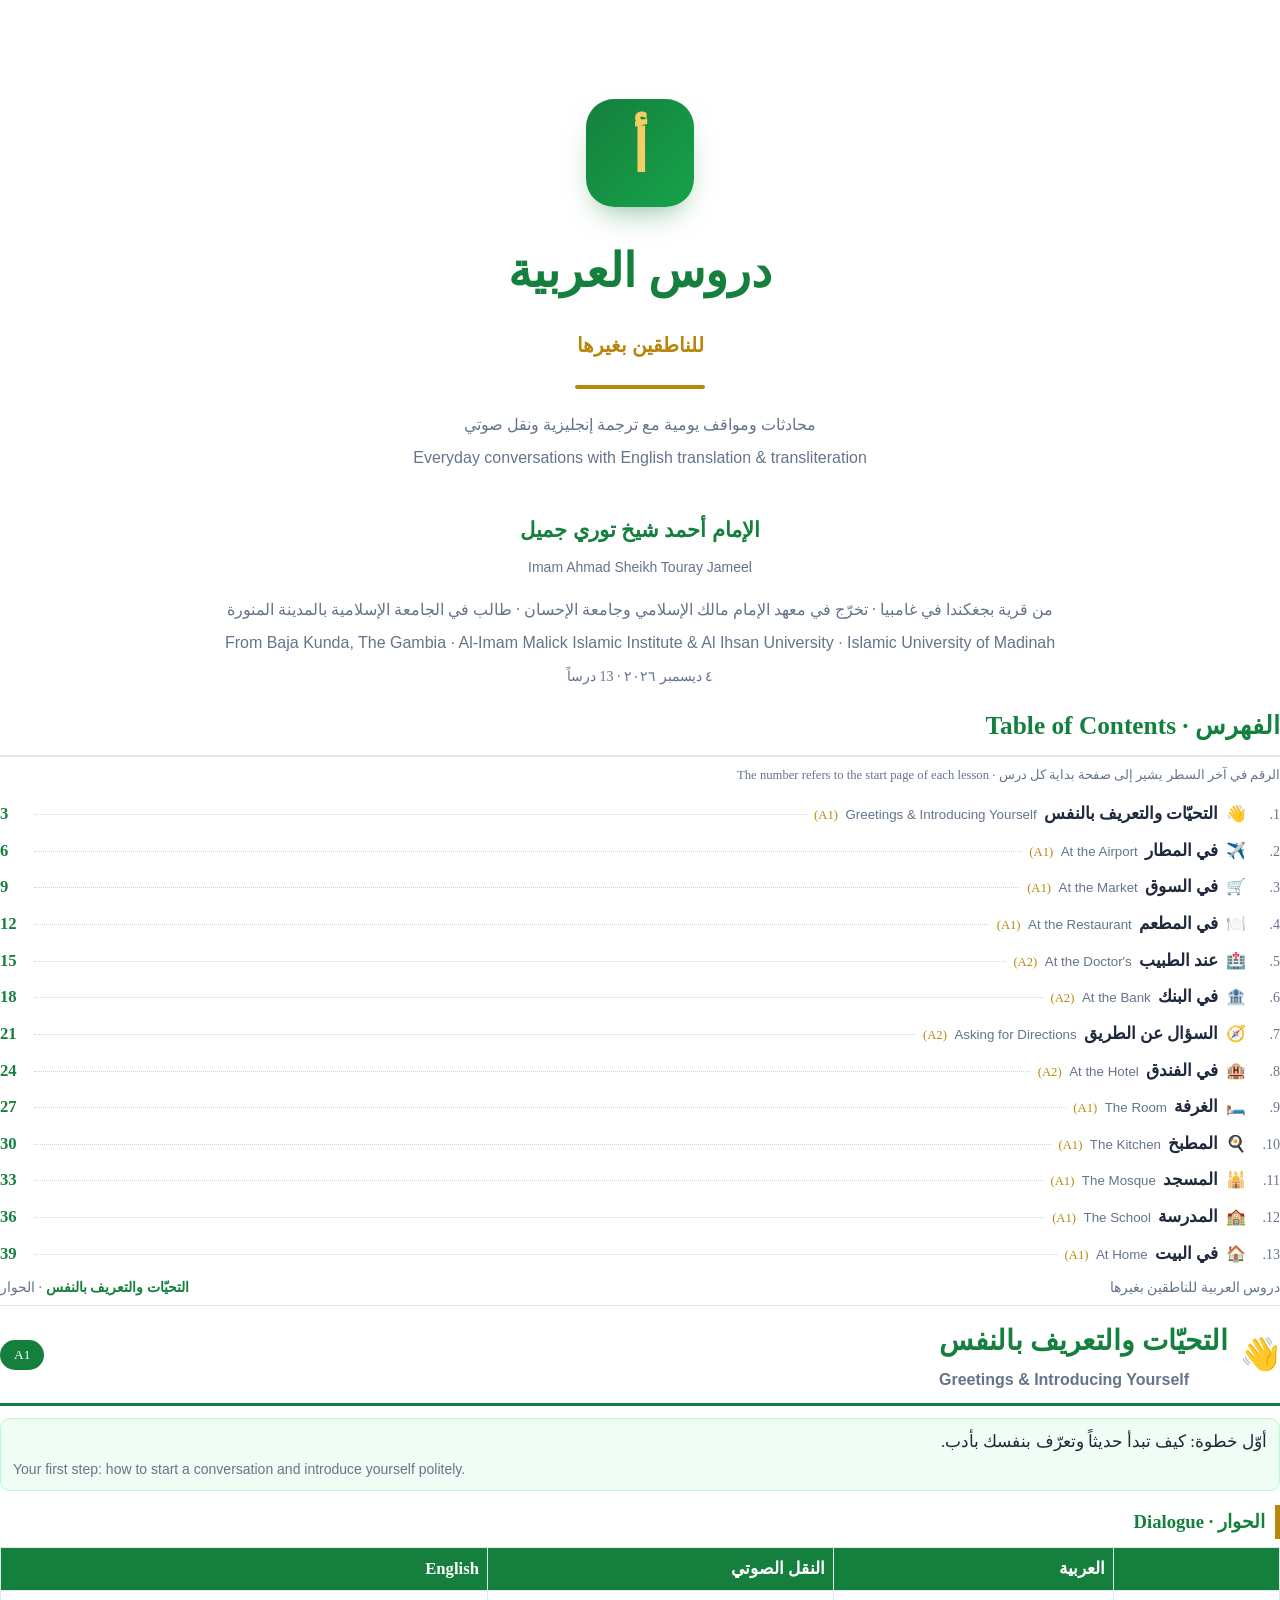
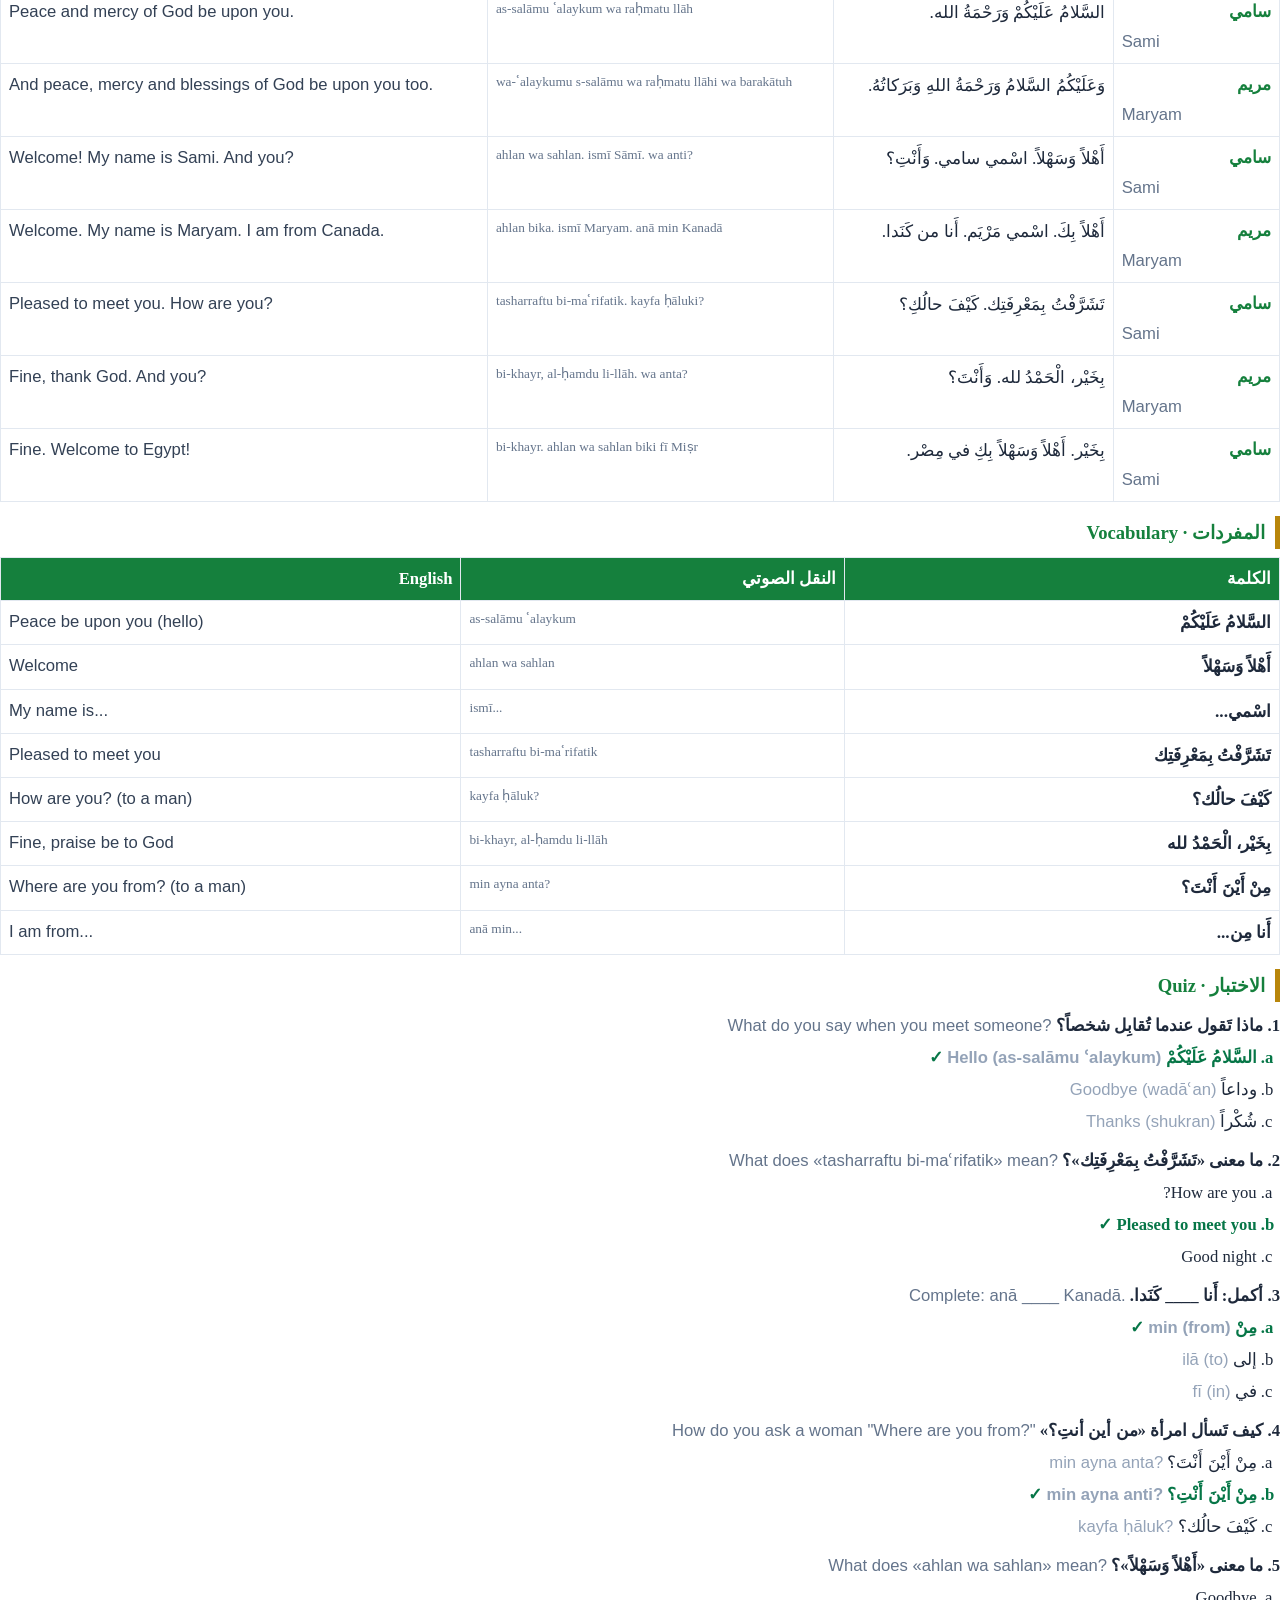
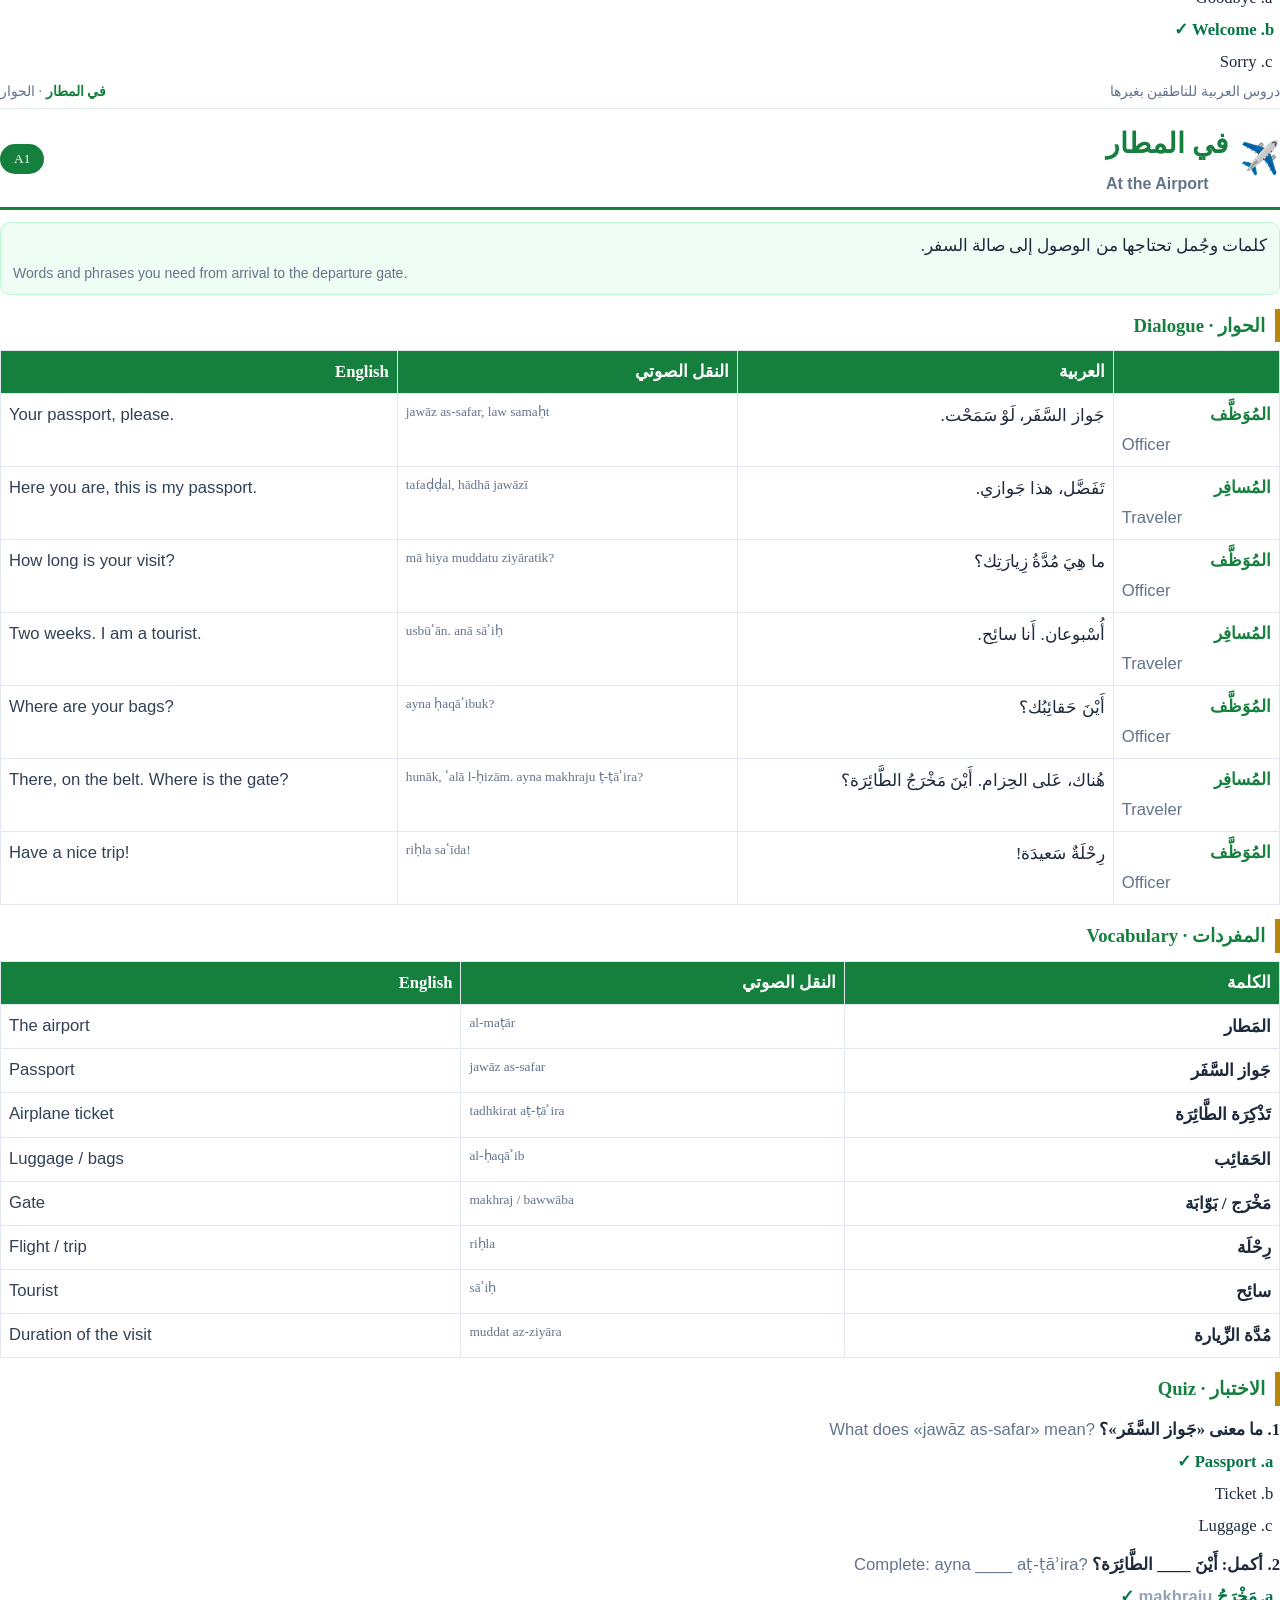
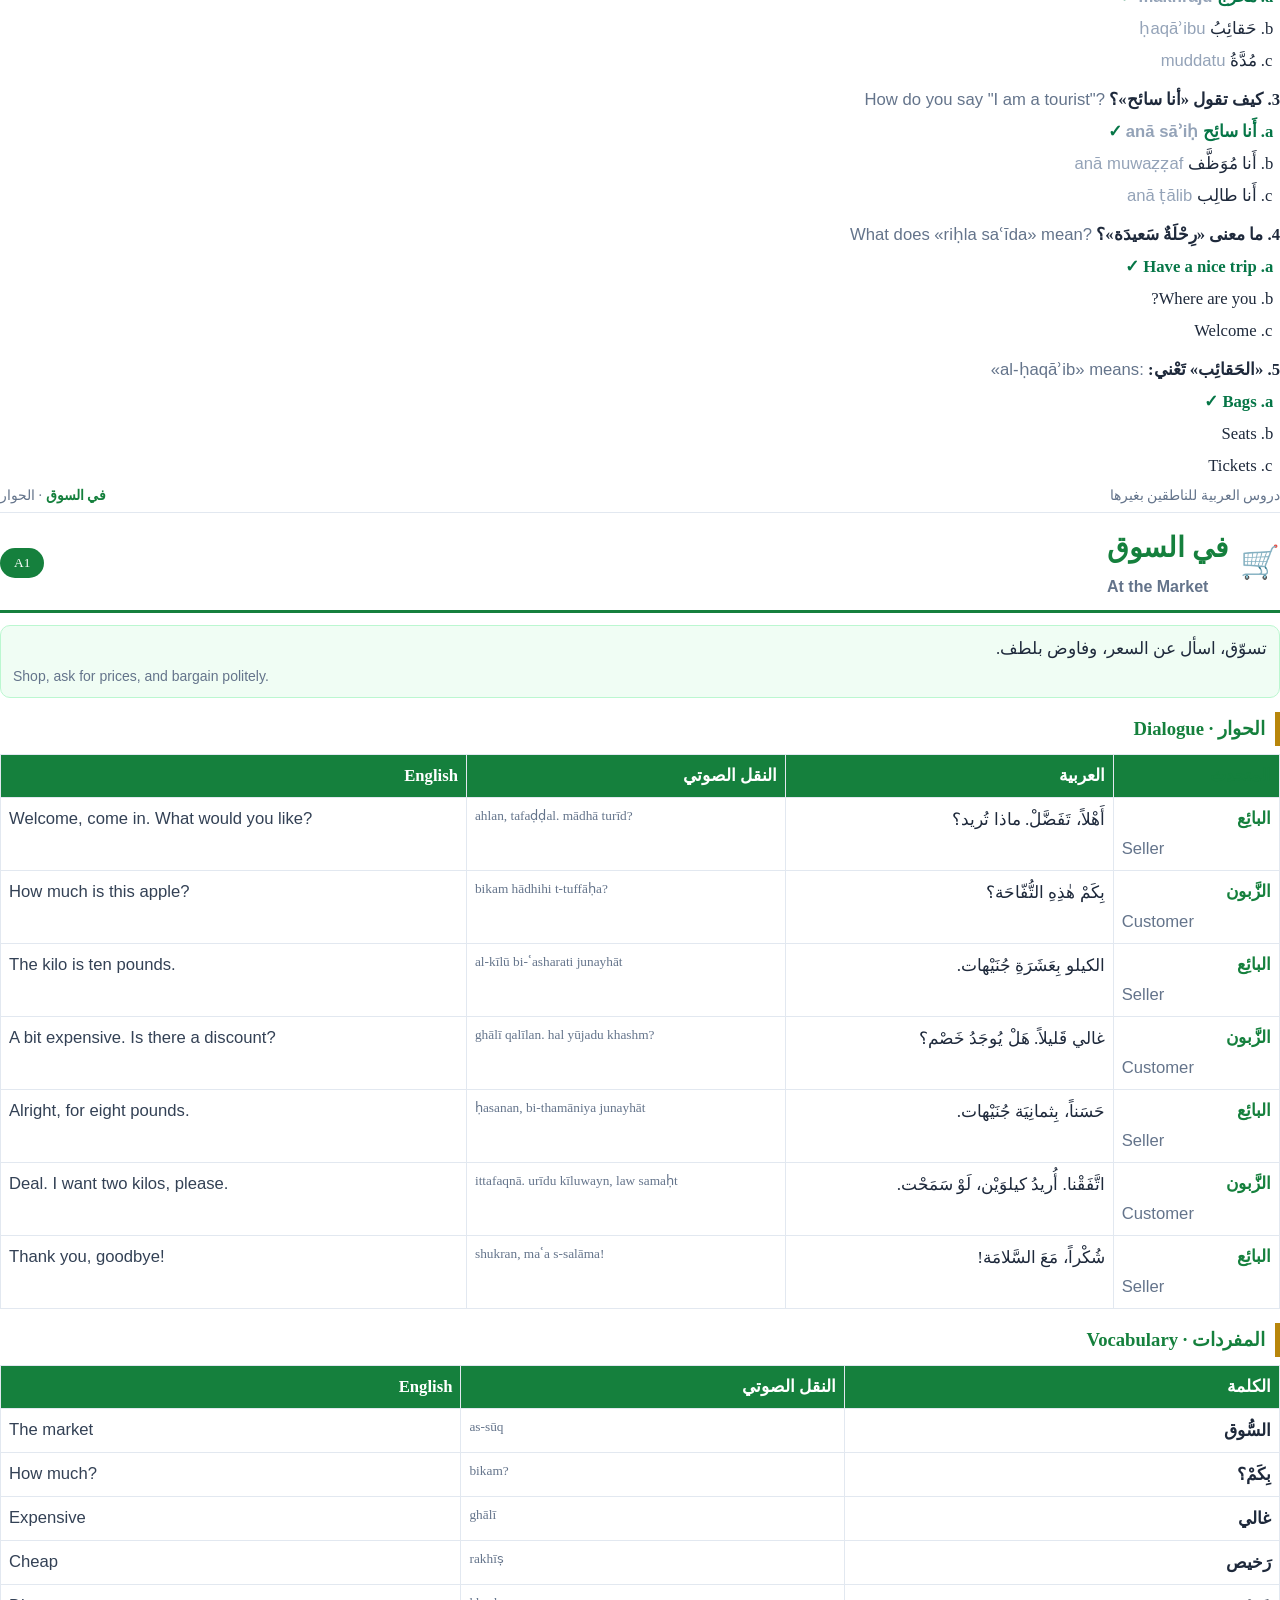
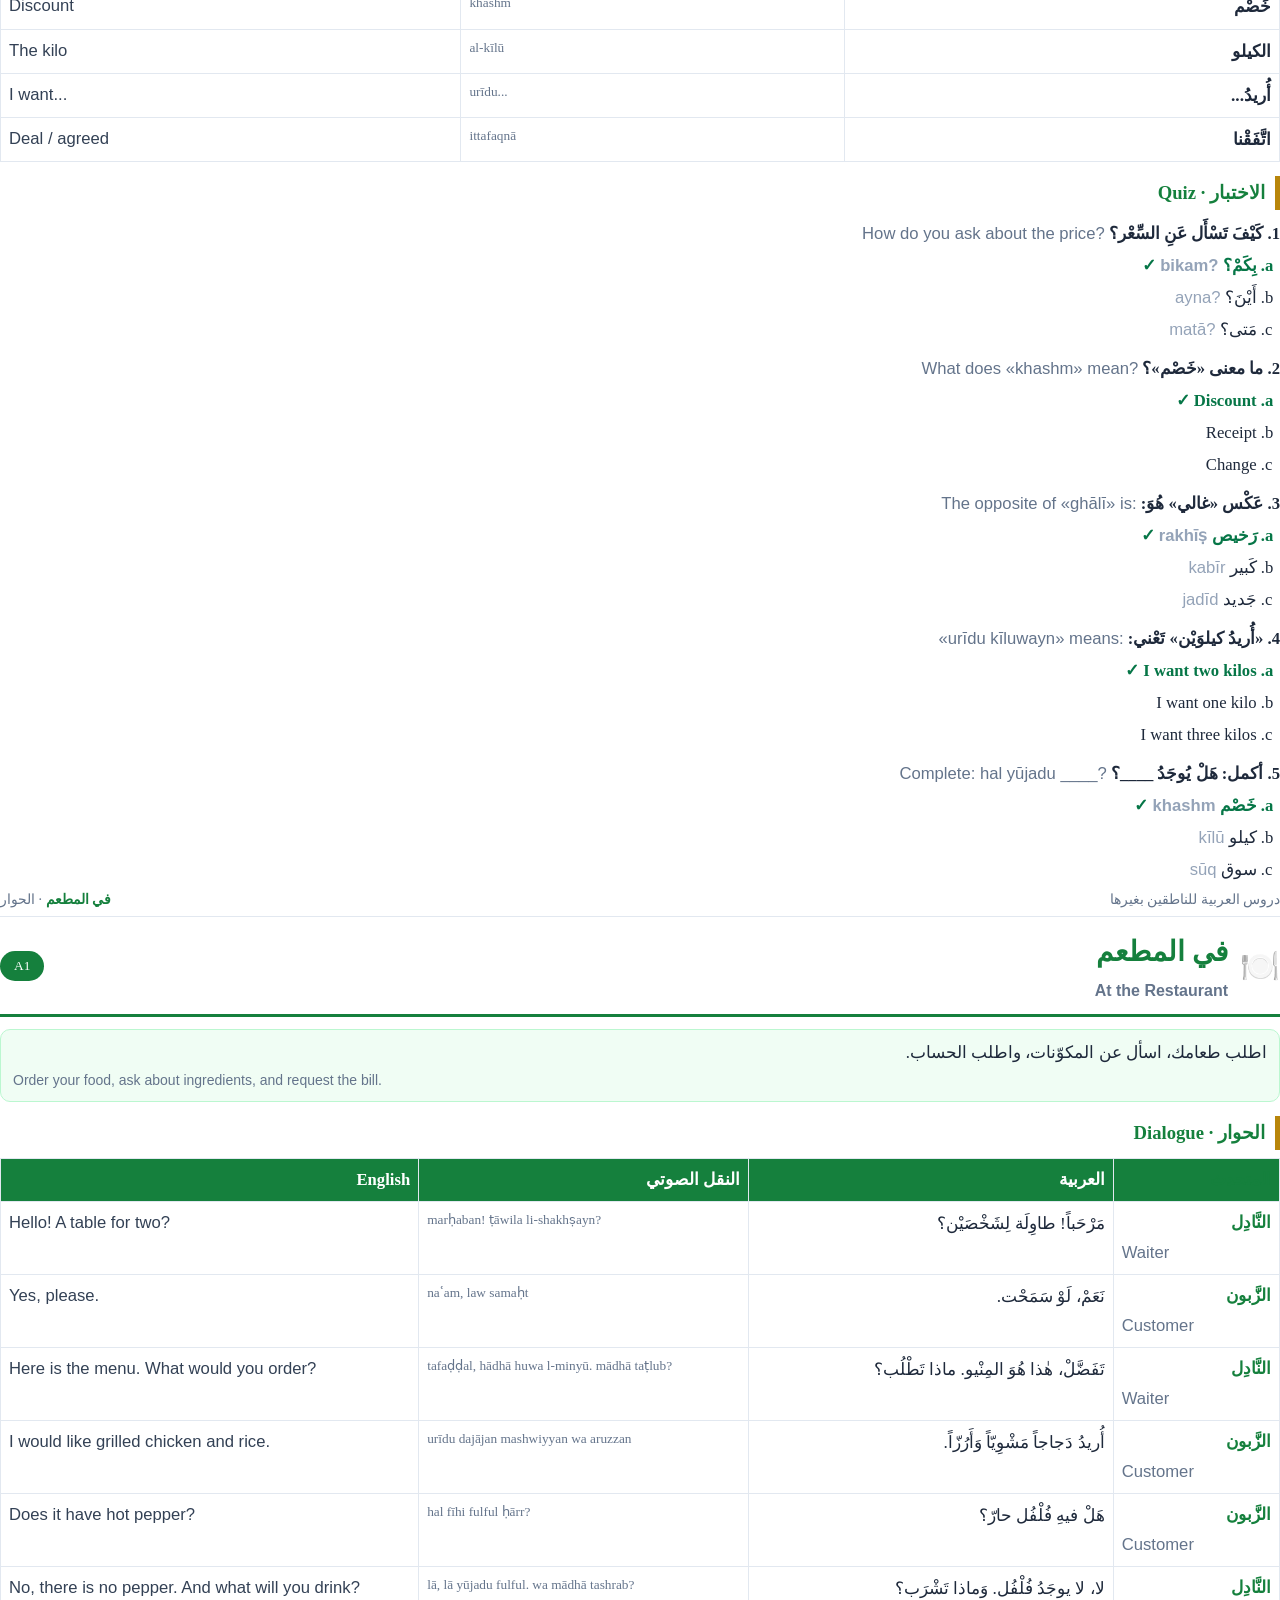
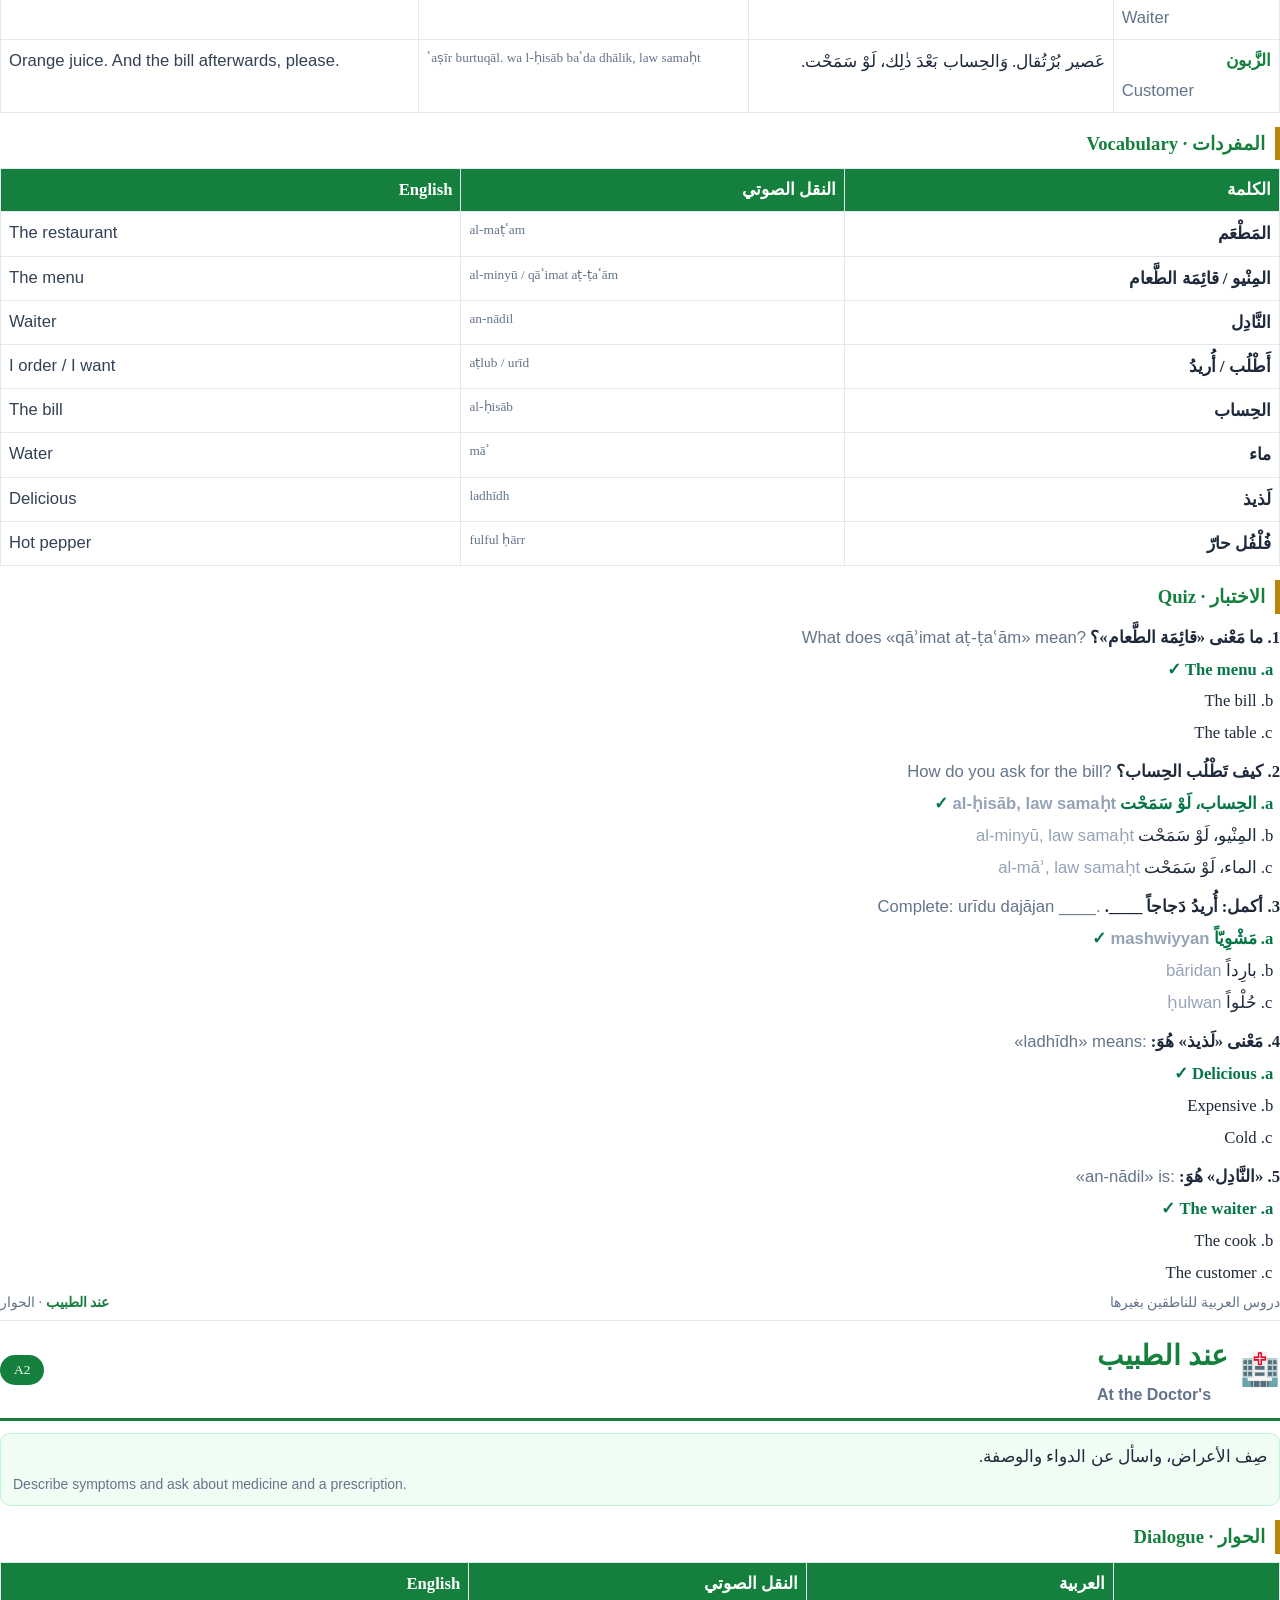
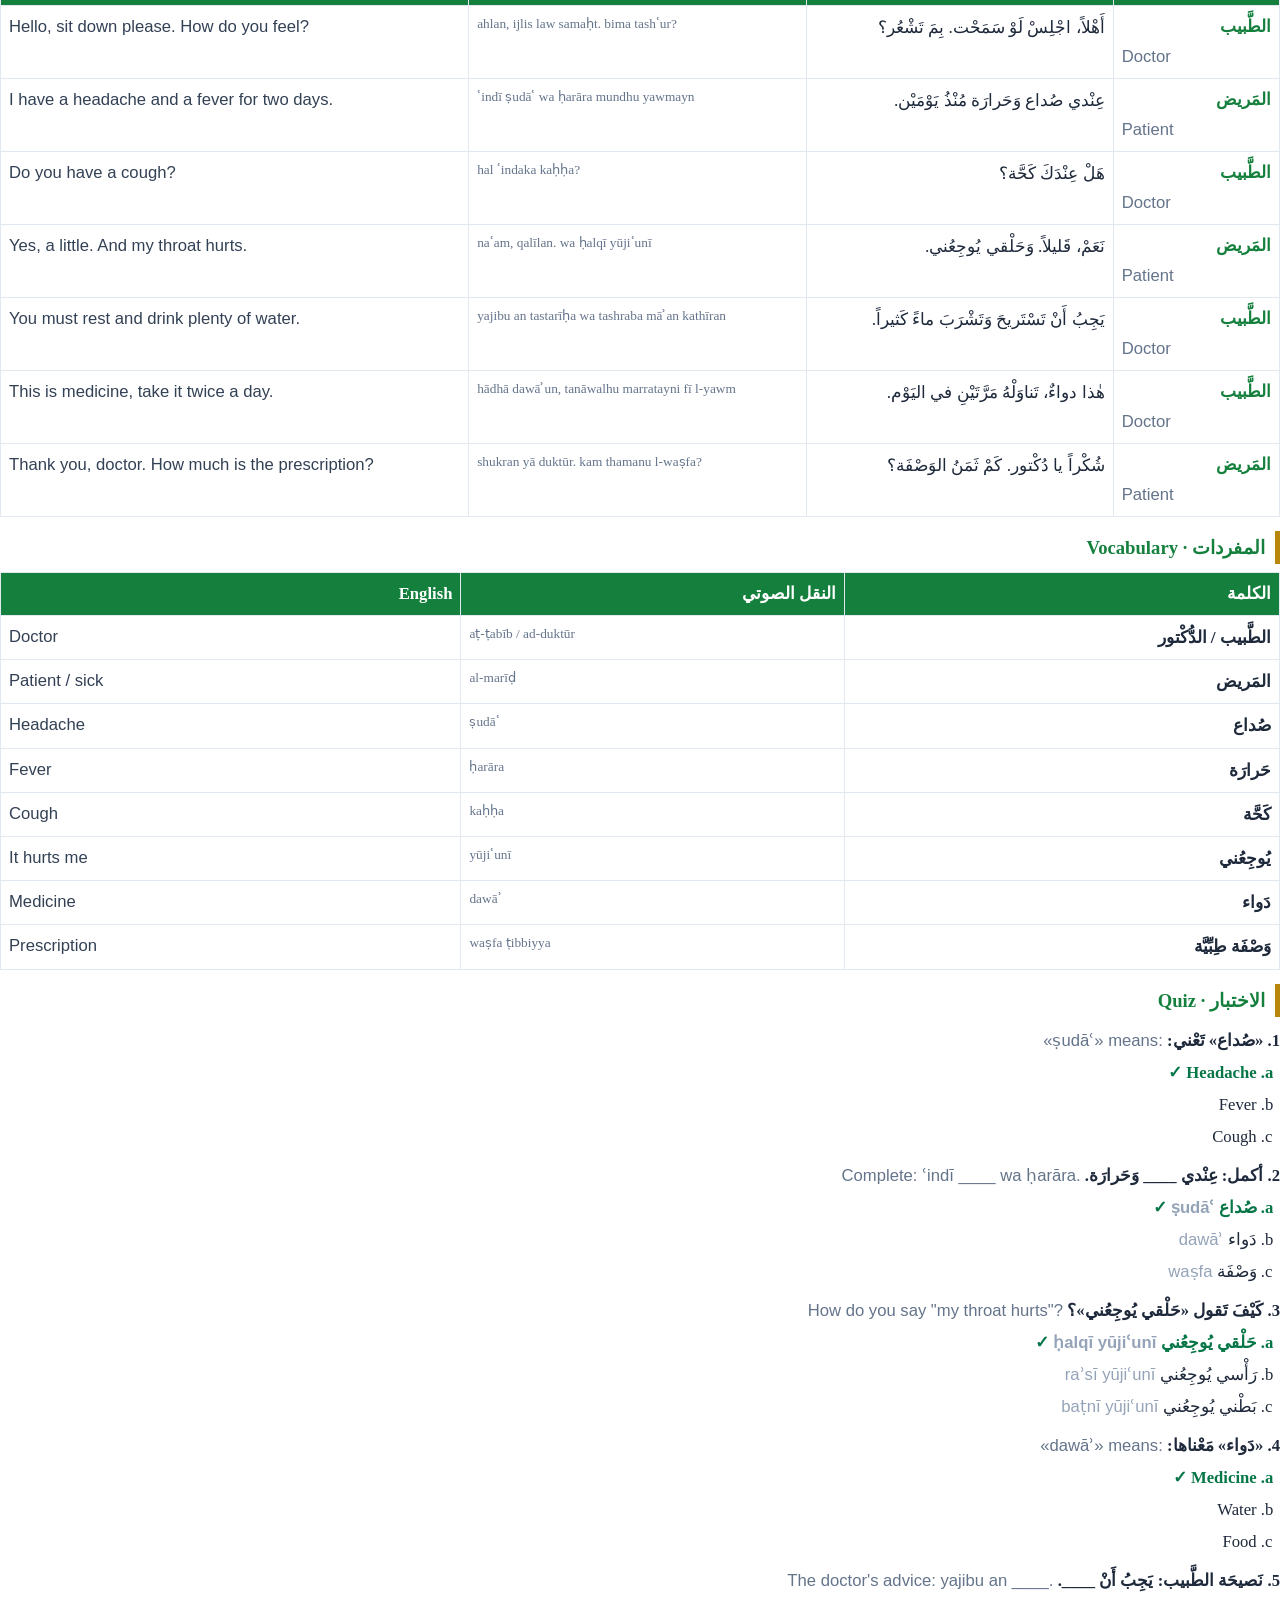
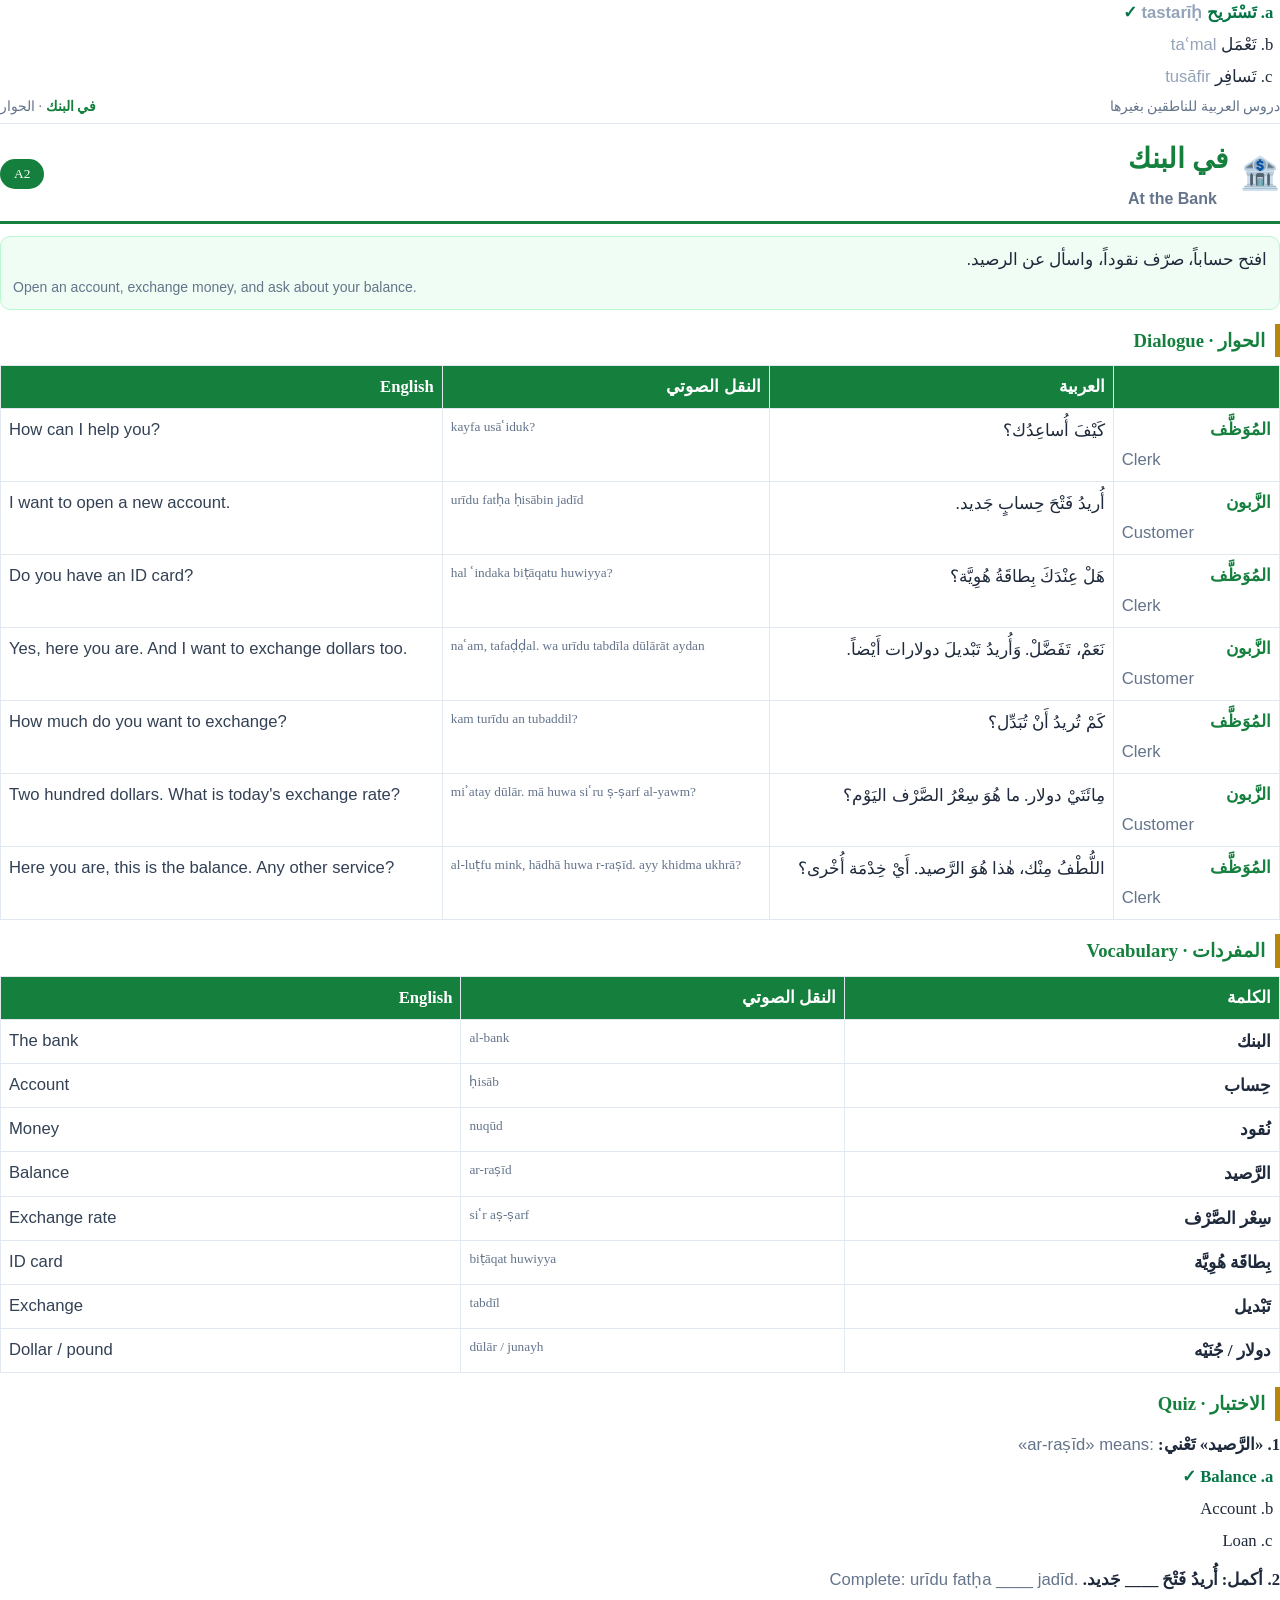
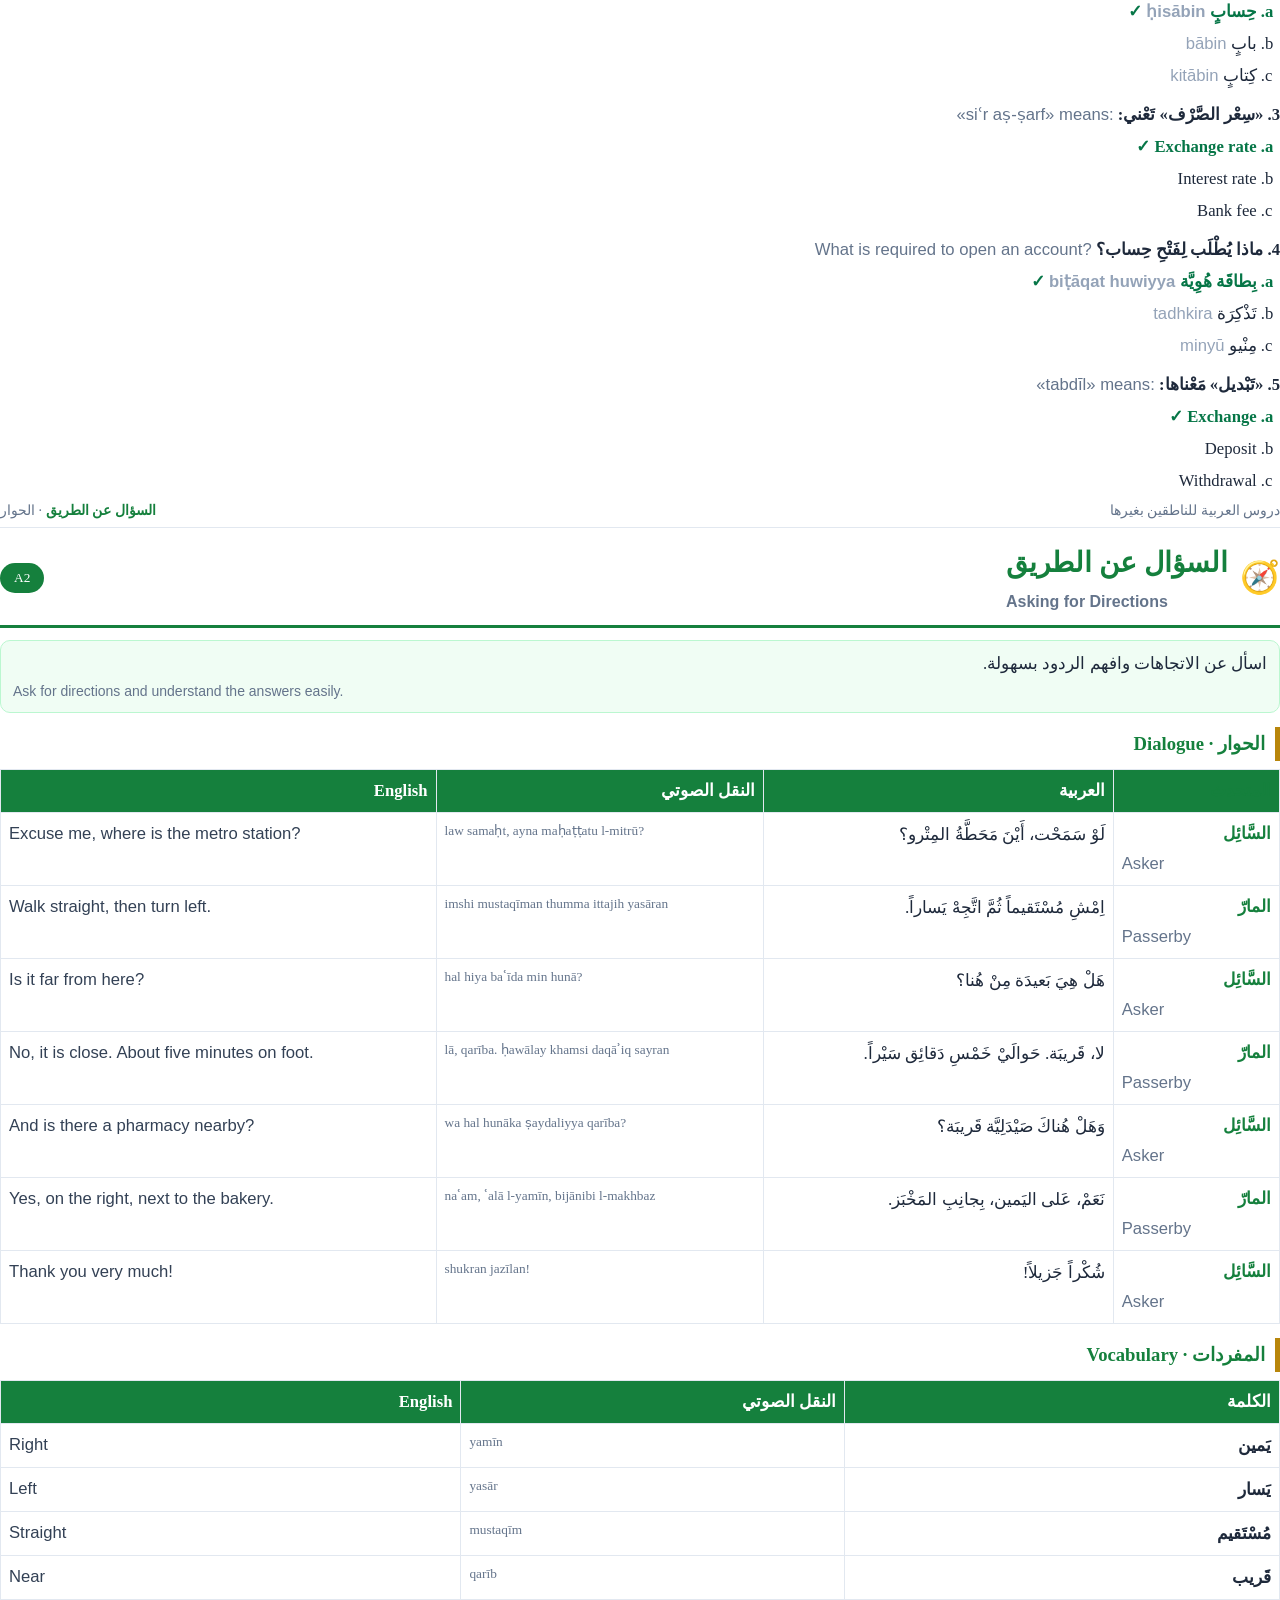
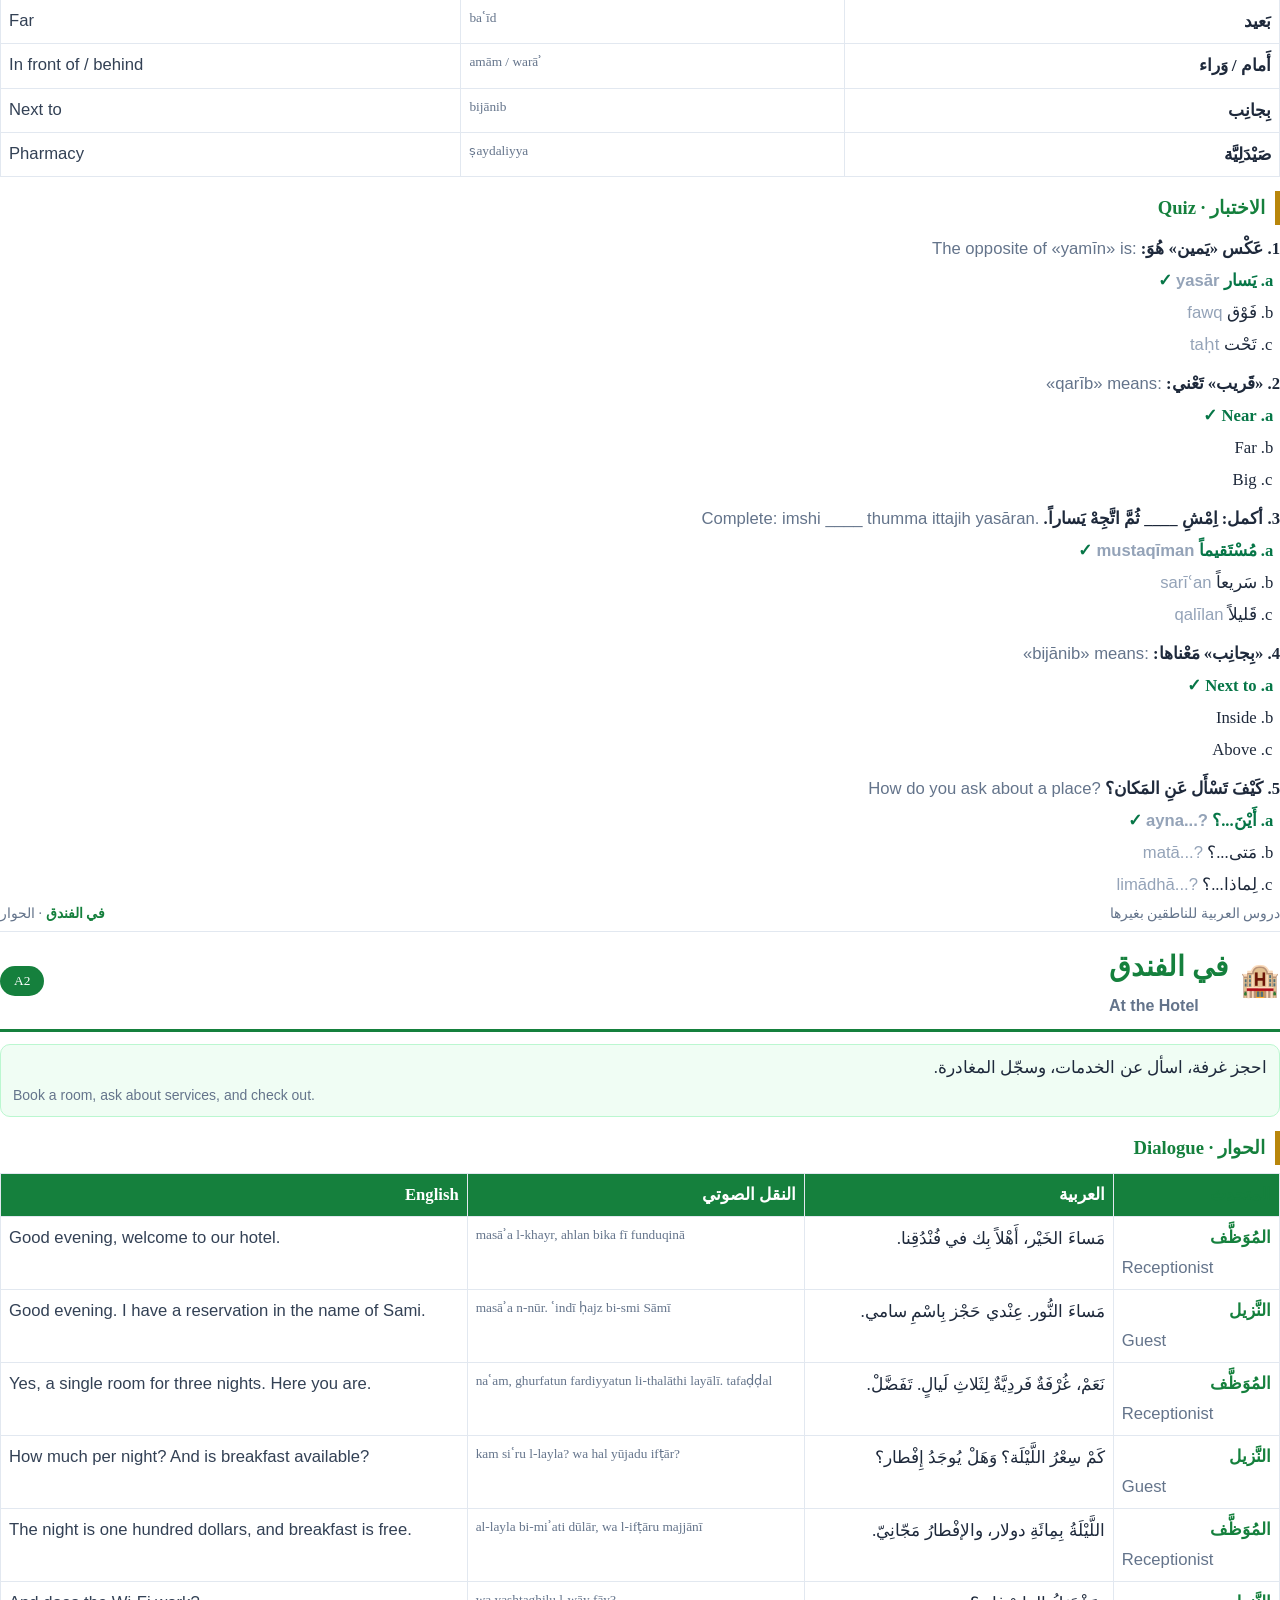
<file: print.html>
<!DOCTYPE html>
<html lang="ar" dir="rtl">
<head>
<meta charset="UTF-8" />
<meta name="viewport" content="width=device-width, initial-scale=1.0" />
<title>دروس العربية للناطقين بغيرها — الإمام أحمد شيخ توري جميل</title>
<style>
  :root{
    --ink:#1e293b; --muted:#64748b; --brand:#15803d; --brand2:#16a34a;
    --gold:#b8860b; --gold2:#f4cd63; --line:#e2e8f0; --soft:#f0fdf4;
  }
  /*
    Each lesson occupies exactly THREE pages so the index page numbers are exact:
      page 1 = cover, page 2 = index, then lesson i (0-based) starts at 3 + i*3
      (1) dialogue  (2) vocabulary  (3) quiz
  */
  @page {
    size: A4;
    margin: 15mm 13mm 16mm 13mm;
    @bottom-center {
      content: counter(page);
      font-family: "Segoe UI", Tahoma, sans-serif;
      font-size: 9pt; color: #94a3b8;
    }
  }
  @page :first { @bottom-center { content: ""; } }

  * { box-sizing: border-box; -webkit-print-color-adjust: exact; print-color-adjust: exact; }
  html,body{ margin:0; padding:0; background:#fff; }
  body{
    direction: rtl;
    font-family: "Amiri", "Scheherazade New", "Traditional Arabic", "Sakkal Majalla", "Segoe UI", "Tahoma", serif;
    color: var(--ink); font-size: 12.5pt; line-height: 1.8;
  }
  .en{ direction: ltr; unicode-bidi: isolate; font-family: "Segoe UI", Tahoma, sans-serif; }
  h1,h2,h3,h4{ margin:0 0 .3em; }

  /* ---- Cover ---- */
  .cover{ text-align:center; padding-top: 11vh; page-break-after: always; break-after: page; }
  .cover .logo{
    width:108px;height:108px;border-radius:28px;margin:0 auto 22px;
    display:grid;place-items:center;
    background:linear-gradient(135deg,#15803d,#16a34a);
    color:#f4cd63; font-size:58px; font-weight:700;
    box-shadow: 0 14px 30px -12px rgba(21,128,61,.55);
  }
  .cover h1{ font-size: 35pt; color: var(--brand); }
  .cover h2{ font-size: 15pt; color: var(--gold); font-weight:700; margin-bottom: 22px; }
  .cover .rule{ width: 130px; height:4px; background: var(--gold); border-radius:4px; margin: 22px auto; }
  .cover .sub{ color: var(--muted); font-size: 12pt; margin: .25em 0; }
  .cover .author{ margin-top: 38px; font-size: 16pt; font-weight:700; color: var(--brand); }
  .cover .meta{ margin-top: 6px; color: var(--muted); font-size: 10.5pt; }

  /* ---- Index / Table of contents ---- */
  .toc{ page-break-after: always; break-after: page; }
  .toc h2{ color: var(--brand); font-size: 19pt; border-bottom: 2px solid var(--line); padding-bottom: 6px; }
  .toc .hint{ color: var(--muted); font-size: 9.5pt; margin: 0 0 12px; }
  .toc-item{ display:flex; align-items:baseline; gap:.45em; margin:.4em 0; }
  .toc-item .num{ color: var(--muted); font-size: 10.5pt; min-width: 1.9em; }
  .toc-item .ico{ font-size: 12pt; }
  .toc-item .ttl{ font-weight:700; }
  .toc-item .en{ color: var(--muted); font-size: 10pt; }
  .toc-item .lvl{ color: var(--gold); font-size: 9.5pt; }
  .toc-item .dots{ flex:1 1 auto; border-bottom: 1px dotted #cbd5e1; transform: translateY(-4px); min-width: 18px; }
  .toc-item .pg{ font-weight:700; color: var(--brand); min-width: 1.6em; text-align: end; }

  /* ---- Lesson ---- */
  .lesson{ page-break-before: always; break-before: page; }
  .lesson .break-page{ page-break-before: always; break-before: page; }
  .cont-head{
    display:flex; justify-content:space-between; gap:10px;
    font-size: 10.5pt; color: var(--muted);
    border-bottom: 1px solid var(--line); padding-bottom: 4px; margin-bottom: 10px;
  }
  .cont-head b{ color: var(--brand); font-weight:700; }
  .lesson-head{ border-bottom: 3px solid var(--brand); padding-bottom: 8px; margin-bottom: 12px; }
  .lesson-head .top{ display:flex; align-items:center; gap:12px; }
  .lesson-head .icon{ font-size: 24pt; }
  .lesson-head h2{ font-size: 21pt; color: var(--brand); margin:0; }
  .lesson-head .ent{ font-size: 12pt; color: var(--muted); font-weight:700; }
  .lesson-head .level{
    margin-inline-start:auto; background: var(--brand); color:#fff;
    border-radius: 999px; padding: 3px 14px; font-size: 10pt; white-space:nowrap;
  }
  .summary{ background: var(--soft); border:1px solid #bbf7d0; border-radius:10px; padding:8px 12px; margin-bottom: 12px; }
  .summary .en{ color: var(--muted); font-size: 10.5pt; }

  h3.sec{ color: var(--brand); font-size: 14pt; margin: 14px 0 4px; border-inline-start: 5px solid var(--gold); padding-inline-start: 10px; }

  table{ width:100%; border-collapse: collapse; margin: 8px 0 4px; }
  th,td{ border:1px solid var(--line); padding: 6px 8px; vertical-align: top; text-align: start; }
  thead th{ background: var(--brand); color:#fff; font-weight:700; }
  tr{ page-break-inside: avoid; }
  .sp{ white-space: nowrap; font-weight:700; color: var(--brand); width: 13%; }
  .tr{ color: var(--muted); font-size: 10pt; direction: ltr; unicode-bidi: isolate; }
  .ar2{ font-size: 13pt; }
  .en2{ direction: ltr; unicode-bidi: isolate; font-family:"Segoe UI",Tahoma,sans-serif; color:#334155; }

  .vocab .v-ar{ font-weight:700; width: 34%; }
  .vocab .v-tr{ color: var(--muted); font-size:10pt; direction:ltr; unicode-bidi:isolate; width:30%; }

  .quiz .q{ margin: 9px 0 2px; font-weight:700; }
  .quiz .q .en{ font-weight:400; color:#64748b; }
  .quiz ol{ padding-inline-start: 1.4em; margin: 2px 0 0; }
  .quiz li{ margin: .12em 0; }
  .quiz li.correct{ color: #067647; font-weight:700; }
  .quiz li.correct::after{ content: "  ✓"; }
</style>
</head>
<body>
<div id="doc"></div>

<script src="assets/js/lessons.js"></script>
<script>
(function(){
  var esc = function(s){ return String(s == null ? "" : s)
      .replace(/&/g,'&amp;').replace(/</g,'&lt;').replace(/>/g,'&gt;'); };

  var today = new Date().toLocaleDateString('ar-EG', {year:'numeric', month:'long', day:'numeric'});
  var TOTAL = LESSONS.length;
  var FIRST_LESSON_PAGE = 3;     /* cover = 1, index = 2 */
  var LESSON_PAGES = 3;          /* dialogue / vocabulary / quiz */
  var startPage = function(i){ return FIRST_LESSON_PAGE + i * LESSON_PAGES; };

  var html = '';

  /* Cover */
  html += ''
    + '<section class="cover">'
    +   '<div class="logo">أ</div>'
    +   '<h1>دروس العربية</h1>'
    +   '<h2>للناطقين بغيرها</h2>'
    +   '<div class="rule"></div>'
    +   '<p class="sub">محادثات ومواقف يومية مع ترجمة إنجليزية ونقل صوتي</p>'
    +   '<p class="sub en">Everyday conversations with English translation &amp; transliteration</p>'
    +   '<div class="author">الإمام أحمد شيخ توري جميل</div>'
    +   '<p class="meta en">Imam Ahmad Sheikh Touray Jameel</p>'
    +   '<p class="sub" style="margin-top:16px">من قرية بجغكندا في غامبيا · تخرّج في معهد الإمام مالك الإسلامي وجامعة الإحسان · طالب في الجامعة الإسلامية بالمدينة المنورة</p>'
    +   '<p class="sub en">From Baja Kunda, The Gambia · Al-Imam Malick Islamic Institute &amp; Al Ihsan University · Islamic University of Madinah</p>'
    +   '<p class="meta">' + esc(today) + ' · ' + TOTAL + ' درساً</p>'
    + '</section>';

  /* Index */
  html += '<section class="toc"><h2>الفهرس · Table of Contents</h2>';
  html += '<p class="hint">الرقم في آخر السطر يشير إلى صفحة بداية كل درس · The number refers to the start page of each lesson</p>';
  LESSONS.forEach(function(l, i){
    html += '<div class="toc-item">'
          +   '<span class="num">' + (i + 1) + '.</span>'
          +   '<span class="ico">' + esc(l.icon || '') + '</span>'
          +   '<span class="ttl">' + esc(l.title.ar) + '</span>'
          +   '<span class="en">' + esc(l.title.en) + '</span>'
          +   '<span class="lvl">(' + esc(l.level) + ')</span>'
          +   '<span class="dots"></span>'
          +   '<span class="pg">' + startPage(i) + '</span>'
          + '</div>';
  });
  html += '</section>';

  /* Lessons */
  LESSONS.forEach(function(l){
    var head = function(sec){
      return '<div class="cont-head"><span>دروس العربية للناطقين بغيرها</span>'
           + '<span><b>' + esc(l.title.ar) + '</b> · ' + sec + '</span></div>';
    };

    html += '<section class="lesson">';

    /* --- page 1: cover/head + summary + dialogue --- */
    html += head('الحوار');
    html += '<div class="lesson-head"><div class="top">'
          +   '<span class="icon">' + esc(l.icon || '') + '</span>'
          +   '<div><h2>' + esc(l.title.ar) + '</h2>'
          +   '<div class="ent en">' + esc(l.title.en) + '</div></div>'
          +   '<span class="level">' + esc(l.level) + '</span>'
          + '</div></div>';
    html += '<div class="summary"><div>' + esc(l.summary.ar) + '</div>'
          +   '<div class="en">' + esc(l.summary.en) + '</div></div>';

    html += '<h3 class="sec">الحوار · Dialogue</h3>';
    html += '<table><thead><tr>'
          +   '<th class="sp">المتحدث</th><th>العربية</th><th>النقل الصوتي</th><th>English</th>'
          + '</tr></thead><tbody>';
    (l.dialogue || []).forEach(function(d){
      var sp = d.sp || {};
      html += '<tr>'
            +   '<td class="sp">' + esc(sp.ar) + '<div class="en" style="font-weight:400;color:#64748b">' + esc(sp.en) + '</div></td>'
            +   '<td class="ar2">' + esc(d.ar) + '</td>'
            +   '<td class="tr">' + esc(d.tr) + '</td>'
            +   '<td class="en2">' + esc(d.en) + '</td>'
            + '</tr>';
    });
    html += '</tbody></table>';

    /* --- page 2: vocabulary --- */
    html += '<h3 class="sec break-page">المفردات · Vocabulary</h3>';
    html += '<table class="vocab"><thead><tr>'
          +   '<th class="v-ar">الكلمة</th><th>النقل الصوتي</th><th>English</th>'
          + '</tr></thead><tbody>';
    (l.vocab || []).forEach(function(v){
      html += '<tr><td class="v-ar ar2">' + esc(v.ar) + '</td>'
            +   '<td class="v-tr">' + esc(v.tr) + '</td>'
            +   '<td class="en2">' + esc(v.en) + '</td></tr>';
    });
    html += '</tbody></table>';

    /* --- page 3: quiz --- */
    html += '<h3 class="sec break-page">الاختبار · Quiz</h3><div class="quiz">';
    (l.quiz || []).forEach(function(q, qi){
      html += '<div class="q">' + (qi + 1) + '. ' + esc(q.q.ar)
            + ' <span class="en">' + esc(q.q.en) + '</span></div>';
      html += '<ol type="a">';
      (q.options || []).forEach(function(o, oi){
        var cls = (oi === q.answer) ? ' class="correct"' : '';
        var en = (o.en && o.en !== o.ar)
          ? ' <span class="en" style="color:#94a3b8">' + esc(o.en) + '</span>' : '';
        html += '<li' + cls + '>' + esc(o.ar) + en + '</li>';
      });
      html += '</ol>';
    });
    html += '</div>';

    html += '</section>';
  });

  document.getElementById('doc').innerHTML = html;
  document.title = 'دروس العربية للناطقين بغيرها — الإمام أحمد شيخ توري جميل';
})();
</script>
</body>
</html>
</file>
<file: assets/css/styles.css>
/* =========================================================
   Arabic Lessons — Design System
   الإمام أحمد شيخ توري جميل | Imam Ahmad Sheikh Touray Jameel
   لوحة الألوان: أخضر + ذهبي (ويمكن للقارئ تغيير اللون)
   ========================================================= */

/* ---------- Fonts ---------- */
@import url('https://fonts.googleapis.com/css2?family=Amiri:ital,wght@0,400;0,700;1,400&family=Cairo:wght@400;600;700;800;900&family=Poppins:wght@400;500;600;700;800&display=swap');

/* ---------- Theme tokens ---------- */
:root {
  /* الأخضر (اللون الافتراضي) */
  --brand-1: #15803d;
  --brand-2: #16a34a;
  --brand-3: #4ade80;
  /* الذهبي */
  --gold: #c69a2d;
  --gold-2: #f4cd63;

  --tr-color: #9a6b12;

  --bg: #f1f8f2;
  --bg-soft: #ffffff;
  --surface: #ffffff;
  --surface-2: #e9f6ec;
  --text: #0b2016;
  --text-soft: #456a4e;
  --line: #d5ead8;
  --shadow: 0 18px 40px -18px rgba(6, 40, 22, .24);
  --shadow-sm: 0 8px 20px -12px rgba(6, 40, 22, .24);
  --ring: rgba(22, 163, 74, .35);

  --radius: 22px;
  --radius-sm: 14px;
  --maxw: 1180px;
  --header-h: 74px;
}

html[data-theme="dark"] {
  --bg: #04140c;
  --bg-soft: #071f13;
  --surface: #0b2717;
  --surface-2: #10341f;
  --text: #e9fbef;
  --text-soft: #a9d0b6;
  --line: #1d4630;
  --tr-color: #f0c14b;
  --shadow: 0 20px 45px -20px rgba(0, 0, 0, .8);
  --shadow-sm: 0 10px 22px -14px rgba(0, 0, 0, .85);
  --ring: rgba(74, 222, 128, .38);
}

/* ---------- Reset ---------- */
*, *::before, *::after { box-sizing: border-box; }

html { scroll-behavior: smooth; }

body {
  margin: 0;
  font-family: "Cairo", "Poppins", system-ui, sans-serif;
  background: var(--bg);
  color: var(--text);
  line-height: 1.75;
  min-height: 100vh;
  overflow-x: hidden;
  transition: background .4s ease, color .4s ease;
}

html[dir="ltr"] body { font-family: "Poppins", "Cairo", system-ui, sans-serif; }

h1, h2, h3, h4 { margin: 0 0 .4em; line-height: 1.3; font-weight: 800; }

a { color: inherit; text-decoration: none; }
button { font-family: inherit; cursor: pointer; border: none; background: none; color: inherit; }
img { max-width: 100%; display: block; }

::selection { background: var(--brand-2); color: #fff; }

/* ---------- Animated backdrop ---------- */
.bg-deco {
  position: fixed;
  inset: 0;
  z-index: -1;
  overflow: hidden;
  pointer-events: none;
}
.blob {
  position: absolute;
  border-radius: 50%;
  filter: blur(70px);
  opacity: .45;
  animation: float 18s ease-in-out infinite;
}
.blob.b1 { width: 460px; height: 460px; background: var(--brand-2); top: -140px; inset-inline-start: -120px; }
.blob.b2 { width: 420px; height: 420px; background: var(--brand-3); bottom: -160px; inset-inline-end: -100px; animation-delay: -6s; }
.blob.b3 { width: 340px; height: 340px; background: var(--gold-2); top: 42%; inset-inline-start: 55%; opacity: .22; animation-delay: -11s; }

html[data-theme="dark"] .blob { opacity: .3; }

@keyframes float {
  0%, 100% { transform: translate(0, 0) scale(1); }
  33% { transform: translate(40px, -30px) scale(1.08); }
  66% { transform: translate(-30px, 25px) scale(.95); }
}

/* ---------- Layout ---------- */
.wrap { width: min(100% - 2.5rem, var(--maxw)); margin-inline: auto; }

/* ---------- Header ---------- */
.site-header {
  position: sticky;
  top: 0;
  z-index: 50;
  backdrop-filter: blur(14px);
  -webkit-backdrop-filter: blur(14px);
  background: color-mix(in srgb, var(--bg-soft) 78%, transparent);
  border-bottom: 1px solid var(--line);
}
.header-inner {
  height: var(--header-h);
  display: flex;
  align-items: center;
  gap: 1rem;
}
.brand { display: flex; align-items: center; gap: .7rem; font-weight: 900; }
.brand-logo {
  width: 44px; height: 44px;
  display: grid; place-items: center;
  border-radius: 14px;
  font-size: 1.35rem;
  color: #fff;
  background: linear-gradient(135deg, var(--brand-1), var(--brand-2));
  box-shadow: var(--shadow-sm);
}
.brand-text { display: flex; flex-direction: column; line-height: 1.15; }
.brand-text b { font-size: 1.05rem; }
.brand-text span { font-size: .72rem; color: var(--text-soft); font-weight: 600; letter-spacing: .5px; }

.nav { margin-inline-start: auto; display: flex; align-items: center; gap: .4rem; }
.nav a {
  padding: .5rem .85rem;
  border-radius: 999px;
  font-weight: 700;
  font-size: .92rem;
  color: var(--text-soft);
  transition: .25s;
}
.nav a:hover, .nav a.active { color: var(--brand-1); background: var(--surface-2); }
html[data-theme="dark"] .nav a:hover, html[data-theme="dark"] .nav a.active { color: var(--brand-3); }

.header-actions { display: flex; align-items: center; gap: .5rem; }

.icon-btn {
  width: 42px; height: 42px;
  display: grid; place-items: center;
  border-radius: 13px;
  background: var(--surface);
  border: 1px solid var(--line);
  color: var(--text);
  font-size: 1.05rem;
  transition: .25s;
}
.icon-btn:hover { transform: translateY(-2px); border-color: var(--brand-2); color: var(--brand-1); box-shadow: var(--shadow-sm); }

.lang-btn {
  display: flex; align-items: center; gap: .45rem;
  padding: .5rem .85rem;
  border-radius: 13px;
  background: linear-gradient(135deg, var(--brand-1), var(--brand-2));
  color: #fff;
  font-weight: 800;
  font-size: .85rem;
  box-shadow: var(--shadow-sm);
  transition: .25s;
}
.lang-btn:hover { transform: translateY(-2px); filter: brightness(1.08); }

/* ---------- Buttons ---------- */
.btn {
  display: inline-flex; align-items: center; justify-content: center; gap: .5rem;
  padding: .8rem 1.5rem;
  border-radius: 999px;
  font-weight: 800;
  font-size: .95rem;
  transition: .25s;
  border: 1px solid transparent;
}
.btn-primary {
  color: #fff;
  background: linear-gradient(135deg, var(--brand-1), var(--brand-2));
  box-shadow: var(--shadow);
}
.btn-primary:hover { transform: translateY(-3px); filter: brightness(1.06); }
.btn-ghost {
  background: var(--surface);
  border-color: var(--line);
  color: var(--text);
}
.btn-ghost:hover { border-color: var(--brand-2); color: var(--brand-1); transform: translateY(-3px); }
.btn-gold {
  color: #3b2a00;
  background: linear-gradient(135deg, var(--gold), var(--gold-2));
  box-shadow: 0 14px 30px -14px rgba(240, 180, 41, .8);
}
.btn-gold:hover { transform: translateY(-3px); }

/* ---------- Hero ---------- */
.hero { padding: 4rem 0 3rem; }
.hero-grid {
  display: grid;
  grid-template-columns: 1.15fr .85fr;
  gap: 2.5rem;
  align-items: center;
}
.eyebrow {
  display: inline-flex; align-items: center; gap: .5rem;
  padding: .4rem .9rem;
  border-radius: 999px;
  background: var(--surface-2);
  border: 1px solid var(--line);
  color: var(--brand-1);
  font-weight: 800;
  font-size: .82rem;
  margin-bottom: 1.1rem;
}
html[data-theme="dark"] .eyebrow { color: var(--brand-3); }

.hero h1 { font-size: clamp(2rem, 5vw, 3.4rem); font-weight: 900; letter-spacing: -.5px; }
.hero h1 .grad {
  background: linear-gradient(120deg, var(--brand-2), var(--brand-3) 45%, var(--gold));
  -webkit-background-clip: text;
  background-clip: text;
  color: transparent;
}
.hero p.lead { color: var(--text-soft); font-size: 1.08rem; max-width: 46ch; margin-bottom: 1.6rem; }
.hero-cta { display: flex; flex-wrap: wrap; gap: .8rem; }

.hero-stats { display: flex; gap: 1.8rem; margin-top: 2rem; flex-wrap: wrap; }
.hero-stats .num { font-size: 1.6rem; font-weight: 900; color: var(--brand-1); }
html[data-theme="dark"] .hero-stats .num { color: var(--brand-3); }
.hero-stats .lbl { font-size: .8rem; color: var(--text-soft); font-weight: 700; }

/* Hero card (teacher) */
.teacher-card {
  position: relative;
  background: var(--surface);
  border: 1px solid var(--line);
  border-radius: var(--radius);
  padding: 1.6rem;
  box-shadow: var(--shadow);
  text-align: center;
  overflow: hidden;
}
.teacher-card::before {
  content: "";
  position: absolute; inset: 0 0 auto 0; height: 90px;
  background: linear-gradient(135deg, var(--brand-1), var(--brand-3));
  opacity: .92;
}
.teacher-avatar {
  position: relative;
  width: 118px; height: 118px;
  margin: 1.2rem auto .9rem;
  border-radius: 50%;
  display: grid; place-items: center;
  font-size: 2.6rem; font-weight: 900; color: #fff;
  background: linear-gradient(135deg, var(--gold), var(--gold-2));
  border: 5px solid var(--surface);
  box-shadow: var(--shadow-sm);
}
.teacher-card h3 { font-size: 1.3rem; margin-bottom: .1rem; }
.teacher-card .role { color: var(--brand-1); font-weight: 800; font-size: .9rem; }
html[data-theme="dark"] .teacher-card .role { color: var(--brand-3); }
.teacher-card .bio { color: var(--text-soft); font-size: .92rem; margin: .8rem 0 1rem; }
.teacher-tags { display: flex; flex-wrap: wrap; gap: .45rem; justify-content: center; }
.tag {
  font-size: .76rem; font-weight: 800;
  padding: .28rem .7rem; border-radius: 999px;
  background: var(--surface-2); border: 1px solid var(--line); color: var(--text-soft);
}

/* ---------- Section ---------- */
.section { padding: 3.2rem 0; }
.section-head { text-align: center; max-width: 620px; margin: 0 auto 2.2rem; }
.section-head .kicker { color: var(--brand-1); font-weight: 900; font-size: .82rem; letter-spacing: 1px; text-transform: uppercase; }
html[data-theme="dark"] .section-head .kicker { color: var(--brand-3); }
.section-head h2 { font-size: clamp(1.6rem, 3.5vw, 2.3rem); }
.section-head p { color: var(--text-soft); }

/* ---------- Features ---------- */
.features { display: grid; grid-template-columns: repeat(auto-fit, minmax(210px, 1fr)); gap: 1.1rem; }
.feature {
  background: var(--surface);
  border: 1px solid var(--line);
  border-radius: var(--radius-sm);
  padding: 1.4rem;
  transition: .3s;
}
.feature:hover { transform: translateY(-5px); box-shadow: var(--shadow); }
.feature .fi {
  width: 50px; height: 50px; border-radius: 15px;
  display: grid; place-items: center; font-size: 1.4rem;
  background: linear-gradient(135deg, var(--brand-1), var(--brand-2));
  color: #fff; margin-bottom: .8rem;
}
.feature h3 { font-size: 1.05rem; margin-bottom: .25rem; }
.feature p { color: var(--text-soft); font-size: .9rem; margin: 0; }

/* ---------- Toolbar / filters ---------- */
.toolbar {
  display: flex; flex-wrap: wrap; gap: .7rem; align-items: center;
  justify-content: space-between; margin-bottom: 1.5rem;
}
.search-box {
  flex: 1; min-width: 220px;
  display: flex; align-items: center; gap: .6rem;
  background: var(--surface);
  border: 1px solid var(--line);
  border-radius: 999px;
  padding: .55rem 1rem;
}
.search-box input {
  flex: 1; border: none; outline: none; background: none;
  color: var(--text); font-family: inherit; font-size: .95rem;
}
.search-box input::placeholder { color: var(--text-soft); }

.chip-row { display: flex; gap: .4rem; flex-wrap: wrap; }
.chip {
  padding: .42rem .9rem; border-radius: 999px;
  background: var(--surface); border: 1px solid var(--line);
  font-weight: 800; font-size: .82rem; color: var(--text-soft); transition: .25s;
}
.chip:hover { color: var(--brand-1); border-color: var(--brand-2); }
.chip.active { background: linear-gradient(135deg, var(--brand-1), var(--brand-2)); color: #fff; border-color: transparent; }

/* ---------- Lesson cards ---------- */
.lessons-grid { display: grid; grid-template-columns: repeat(auto-fill, minmax(280px, 1fr)); gap: 1.2rem; }
.lesson-card {
  position: relative;
  background: var(--surface);
  border: 1px solid var(--line);
  border-radius: var(--radius);
  padding: 1.4rem;
  overflow: hidden;
  transition: .3s;
  display: flex; flex-direction: column;
}
.lesson-card::after {
  content: "";
  position: absolute; inset-inline-start: 0; top: 0; bottom: 0; width: 5px;
  background: var(--accent, var(--brand-2));
}
.lesson-card:hover { transform: translateY(-6px); box-shadow: var(--shadow); border-color: var(--accent); }
.lesson-top { display: flex; align-items: center; gap: .8rem; margin-bottom: .8rem; }
.lesson-emoji {
  width: 54px; height: 54px; border-radius: 16px;
  display: grid; place-items: center; font-size: 1.6rem;
  background: color-mix(in srgb, var(--accent) 16%, var(--surface));
  border: 1px solid color-mix(in srgb, var(--accent) 35%, transparent);
}
.lesson-card h3 { font-size: 1.12rem; margin: 0; }
.lesson-card .en-title { color: var(--text-soft); font-size: .84rem; font-weight: 700; }
.lesson-card p { color: var(--text-soft); font-size: .9rem; flex: 1; margin: .3rem 0 1rem; }

.badge {
  font-size: .72rem; font-weight: 900;
  padding: .22rem .6rem; border-radius: 999px;
  background: color-mix(in srgb, var(--accent) 18%, var(--surface));
  color: var(--accent);
  border: 1px solid color-mix(in srgb, var(--accent) 40%, transparent);
}
.lesson-meta { display: flex; align-items: center; gap: .5rem; margin-bottom: .5rem; }
.lesson-foot { display: flex; align-items: center; justify-content: space-between; gap: .6rem; }
.progress-mini { font-size: .8rem; font-weight: 800; color: var(--text-soft); display: flex; align-items: center; gap: .4rem; }
.progress-mini .dot { width: 8px; height: 8px; border-radius: 50%; background: var(--line); }
.progress-mini.done { color: #16a34a; }
.progress-mini.done .dot { background: #22c55e; }

/* ---------- Lesson view ---------- */
.back-btn { display: inline-flex; align-items: center; gap: .45rem; margin-bottom: 1.2rem; font-weight: 800; color: var(--text-soft); }
.back-btn:hover { color: var(--brand-1); }

.lesson-hero {
  border-radius: var(--radius);
  padding: 1.8rem;
  color: #fff;
  background: linear-gradient(135deg, var(--accent, var(--brand-1)), color-mix(in srgb, var(--accent, var(--brand-2)) 55%, #06283d));
  box-shadow: var(--shadow);
  margin-bottom: 1.6rem;
  position: relative;
  overflow: hidden;
}
.lesson-hero::after {
  content: attr(data-emoji);
  position: absolute; inset-inline-end: 1rem; bottom: -1.4rem;
  font-size: 7rem; opacity: .16;
}
.lesson-hero h1 { font-size: clamp(1.6rem, 4vw, 2.4rem); margin-bottom: .2rem; }
.lesson-hero .sub { opacity: .92; font-weight: 700; }
.lesson-hero .badge { background: rgba(255,255,255,.2); color: #fff; border-color: rgba(255,255,255,.35); }

.lesson-tools { display: flex; flex-wrap: wrap; gap: .5rem; margin-bottom: 1.4rem; }
.tool-toggle {
  display: inline-flex; align-items: center; gap: .45rem;
  padding: .5rem .9rem; border-radius: 999px;
  background: var(--surface); border: 1px solid var(--line);
  font-weight: 800; font-size: .84rem; color: var(--text-soft); transition: .25s;
}
.tool-toggle.on { background: linear-gradient(135deg, var(--brand-1), var(--brand-2)); color: #fff; border-color: transparent; }

.tabs { display: flex; gap: .3rem; margin-bottom: 1.4rem; background: var(--surface-2); padding: .35rem; border-radius: 999px; width: fit-content; max-width: 100%; overflow-x: auto; }
.tab {
  padding: .55rem 1.2rem; border-radius: 999px; font-weight: 800; font-size: .88rem;
  color: var(--text-soft); white-space: nowrap; transition: .25s;
}
.tab.active { background: var(--surface); color: var(--brand-1); box-shadow: var(--shadow-sm); }
html[data-theme="dark"] .tab.active { color: var(--brand-3); }

.panel { display: none; }
.panel.active { display: block; animation: fade .35s ease; }
@keyframes fade { from { opacity: 0; transform: translateY(8px); } to { opacity: 1; transform: none; } }

/* ---------- Dialogue ---------- */
.dialogue { display: flex; flex-direction: column; gap: 1rem; }
.line {
  display: flex; gap: .9rem; align-items: flex-start;
  max-width: 82%;
}
.line.right { margin-inline-start: auto; flex-direction: row-reverse; }
.line.right .bubble { background: linear-gradient(135deg, color-mix(in srgb, var(--brand-2) 20%, var(--surface)), var(--surface)); border-color: color-mix(in srgb, var(--brand-2) 45%, transparent); }
.bubble {
  background: var(--surface);
  border: 1px solid var(--line);
  border-radius: 18px;
  padding: .9rem 1.1rem;
  box-shadow: var(--shadow-sm);
  transition: .25s;
}
.bubble:hover { box-shadow: var(--shadow); }
.bubble .who { font-size: .76rem; font-weight: 900; color: var(--brand-1); margin-bottom: .15rem; }
html[data-theme="dark"] .bubble .who { color: var(--brand-3); }
.bubble .ar { font-family: "Amiri", "Cairo", serif; font-size: 1.42rem; font-weight: 700; line-height: 1.95; }
.bubble .tr { font-size: .82rem; color: var(--tr-color); font-style: italic; margin-top: .1rem; direction: ltr; text-align: start; }
.bubble .en { font-size: .95rem; color: var(--text-soft); margin-top: .2rem; direction: ltr; text-align: start; }
.speak-btn {
  flex: 0 0 auto;
  width: 40px; height: 40px; border-radius: 50%;
  display: grid; place-items: center;
  background: var(--surface-2); border: 1px solid var(--line);
  color: var(--brand-1); font-size: 1rem; transition: .25s;
}
.speak-btn:hover { background: var(--brand-2); color: #fff; transform: scale(1.08); }
.speak-btn.playing { background: var(--gold); color: #3b2a00; animation: pulse 1s infinite; }
@keyframes pulse { 0%,100% { transform: scale(1); } 50% { transform: scale(1.12); } }

.translation { display: none; }
body.show-trans .translation { display: block; }
body.show-tr .tr { display: block; }
body:not(.show-tr) .tr { display: none; }

/* ---------- Vocab ---------- */
.vocab-grid { display: grid; grid-template-columns: repeat(auto-fill, minmax(250px, 1fr)); gap: .9rem; }
.vocab-card {
  background: var(--surface); border: 1px solid var(--line);
  border-radius: var(--radius-sm); padding: 1rem 1.1rem;
  display: flex; align-items: center; gap: .8rem; transition: .25s;
}
.vocab-card:hover { transform: translateY(-3px); box-shadow: var(--shadow-sm); border-color: var(--brand-2); }
.vocab-card .vc-txt { flex: 1; }
.vocab-card .vc-ar { font-family: "Amiri", "Cairo", serif; font-size: 1.28rem; font-weight: 700; }
.vocab-card .vc-tr { font-size: .8rem; color: var(--tr-color); font-style: italic; direction: ltr; text-align: start; }
.vocab-card .vc-en { font-size: .88rem; color: var(--text-soft); direction: ltr; text-align: start; }

/* ---------- Quiz ---------- */
.quiz-head { display: flex; align-items: center; justify-content: space-between; gap: 1rem; margin-bottom: 1rem; flex-wrap: wrap; }
.quiz-progress { flex: 1; height: 9px; background: var(--surface-2); border-radius: 999px; overflow: hidden; min-width: 120px; }
.quiz-progress > i { display: block; height: 100%; width: 0; background: linear-gradient(90deg, var(--brand-2), var(--brand-3)); transition: width .35s; }
.score-pill { font-weight: 900; font-size: .85rem; padding: .35rem .8rem; border-radius: 999px; background: var(--surface-2); color: var(--brand-1); }
html[data-theme="dark"] .score-pill { color: var(--brand-3); }

.question-card {
  background: var(--surface); border: 1px solid var(--line);
  border-radius: var(--radius); padding: 1.5rem; box-shadow: var(--shadow-sm);
}
.question-card .q-text { font-size: 1.25rem; font-weight: 800; margin-bottom: 1.1rem; }
.options { display: flex; flex-direction: column; gap: .6rem; }
.option {
  text-align: start; width: 100%;
  padding: .85rem 1.1rem; border-radius: var(--radius-sm);
  background: var(--surface-2); border: 1.5px solid var(--line);
  font-weight: 700; font-size: 1rem; transition: .2s;
  display: flex; align-items: center; gap: .7rem;
}
.option .key {
  width: 26px; height: 26px; border-radius: 8px; flex: 0 0 auto;
  display: grid; place-items: center; font-size: .8rem; font-weight: 900;
  background: var(--surface); border: 1px solid var(--line);
}
.option:hover:not(:disabled) { border-color: var(--brand-2); transform: translateX(4px); }
html[dir="rtl"] .option:hover:not(:disabled) { transform: translateX(-4px); }
.option.correct { background: color-mix(in srgb, #22c55e 18%, var(--surface)); border-color: #22c55e; color: #15803d; }
html[data-theme="dark"] .option.correct { color: #86efac; }
.option.wrong { background: color-mix(in srgb, #ef4444 15%, var(--surface)); border-color: #ef4444; color: #b91c1c; }
html[data-theme="dark"] .option.wrong { color: #fca5a5; }
.option:disabled { cursor: default; }

.quiz-feedback { margin-top: 1rem; font-weight: 800; }
.quiz-nav { display: flex; gap: .6rem; margin-top: 1.2rem; flex-wrap: wrap; }

.quiz-result {
  text-align: center; background: var(--surface);
  border: 1px solid var(--line); border-radius: var(--radius);
  padding: 2.4rem 1.5rem; box-shadow: var(--shadow);
}
.quiz-result .ring {
  width: 140px; height: 140px; margin: 0 auto 1rem;
  border-radius: 50%; display: grid; place-items: center;
  font-size: 2.2rem; font-weight: 900; color: #fff;
  background: conic-gradient(var(--brand-2) var(--pct, 0%), var(--surface-2) 0);
  position: relative;
}
.quiz-result .ring::before {
  content: ""; position: absolute; inset: 12px; border-radius: 50%; background: var(--surface);
}
.quiz-result .ring span { position: relative; color: var(--brand-1); }
html[data-theme="dark"] .quiz-result .ring span { color: var(--brand-3); }

/* ---------- Footer ---------- */
.site-footer {
  margin-top: 3rem;
  padding: 2.4rem 0 1.6rem;
  border-top: 1px solid var(--line);
  background: color-mix(in srgb, var(--surface) 60%, transparent);
}
.footer-grid { display: grid; grid-template-columns: 1.4fr 1fr 1fr; gap: 1.6rem; }
.site-footer p, .site-footer a { color: var(--text-soft); font-size: .9rem; }
.site-footer a:hover { color: var(--brand-1); }
.footer-col h3, .footer-col h4 { font-size: .95rem; margin-bottom: .6rem; }
.footer-col ul { list-style: none; padding: 0; margin: 0; display: flex; flex-direction: column; gap: .35rem; }
.footer-bottom { text-align: center; margin-top: 1.8rem; padding-top: 1.2rem; border-top: 1px solid var(--line); color: var(--text-soft); font-size: .82rem; }

/* ---------- Toast ---------- */
.toast {
  position: fixed; inset-block-end: 1.4rem; inset-inline-start: 50%;
  transform: translateX(50%) translateY(140%);
  background: var(--text); color: var(--bg);
  padding: .7rem 1.3rem; border-radius: 999px;
  font-weight: 800; font-size: .88rem; z-index: 200;
  transition: transform .4s cubic-bezier(.2,.9,.3,1.4);
  box-shadow: var(--shadow);
}
html[dir="ltr"] .toast { transform: translateX(-50%) translateY(140%); }
.toast.show { transform: translateX(50%) translateY(0); }
html[dir="ltr"] .toast.show { transform: translateX(-50%) translateY(0); }

/* ---------- Reveal on scroll ---------- */
.reveal { opacity: 0; transform: translateY(24px); transition: opacity .6s ease, transform .6s ease; }
.reveal.in { opacity: 1; transform: none; }

/* ---------- Responsive ---------- */
@media (max-width: 940px) {
  .hero-grid { grid-template-columns: 1fr; }
  .teacher-card { max-width: 420px; margin-inline: auto; }
  .footer-grid { grid-template-columns: 1fr 1fr; }
}
@media (max-width: 640px) {
  .nav { display: none; }
  .header-actions { margin-inline-start: auto; }
  .brand-text span { display: none; }
  .line { max-width: 100%; }
  .footer-grid { grid-template-columns: 1fr; }
  .hero { padding-top: 2.5rem; }
}

@media (prefers-reduced-motion: reduce) {
  *, *::before, *::after { animation: none !important; transition: none !important; }
  .reveal { opacity: 1; transform: none; }
}

/* ---------- Print (website → PDF / paper) ---------- */
@media print {
  *, *::before, *::after { -webkit-print-color-adjust: exact !important; print-color-adjust: exact !important; }
  @page { size: A4; margin: 12mm; }
  .reveal { opacity: 1 !important; transform: none !important; }
  .site-header { position: static !important; }
  .bg-deco, .blob, .accent-menu, .toast, .header-actions { display: none !important; }
  .lesson-card, .feature, .teacher-card, .bio-facts li { break-inside: avoid; }
}

/* ---------- Accent themes (reader can change the color) ---------- */
html[data-accent="green"] { --brand-1: #15803d; --brand-2: #16a34a; --brand-3: #4ade80; --ring: rgba(22, 163, 74, .35); }
html[data-accent="blue"]  { --brand-1: #1e3a8a; --brand-2: #2563eb; --brand-3: #60a5fa; --ring: rgba(37, 99, 235, .35); }
html[data-accent="gold"]  { --brand-1: #b45309; --brand-2: #d97706; --brand-3: #fbbf24; --ring: rgba(217, 119, 6, .35); }
html[data-accent="purple"]{ --brand-1: #6d28d9; --brand-2: #7c3aed; --brand-3: #a78bfa; --ring: rgba(124, 58, 237, .35); }
html[data-accent="rose"]  { --brand-1: #be123c; --brand-2: #e11d48; --brand-3: #fb7185; --ring: rgba(225, 29, 72, .35); }
html[data-accent="teal"]  { --brand-1: #0f766e; --brand-2: #14b8a6; --brand-3: #5eead4; --ring: rgba(20, 184, 166, .35); }

.accent-wrap { position: relative; }.accent-menu {
  position: absolute; top: calc(100% + .55rem); inset-inline-end: 0;
  display: flex; gap: .4rem; flex-wrap: wrap; max-width: 200px;
  background: var(--surface); border: 1px solid var(--line);
  border-radius: 16px; padding: .6rem; box-shadow: var(--shadow); z-index: 70;
}
.accent-menu[hidden] { display: none; }
.swatch {
  width: 28px; height: 28px; border-radius: 50%;
  background: var(--sw); border: 2px solid var(--surface);
  box-shadow: 0 0 0 1px var(--line); transition: transform .2s, box-shadow .2s;
}
.swatch:hover { transform: scale(1.15); }
.swatch.active { box-shadow: 0 0 0 2px var(--surface), 0 0 0 4px var(--sw); }

@media (max-width: 640px) {
  .accent-menu { inset-inline-end: -60px; }
}

/* ---------- Instructor bio facts ---------- */
.bio-facts {
  list-style: none; padding: 0; margin: 1.1rem 0 0;
  display: grid; gap: .5rem;
}
.bio-facts li {
  display: flex; flex-wrap: wrap; align-items: baseline; gap: .5rem;
  background: var(--surface-2); border: 1px solid var(--line);
  border-radius: 12px; padding: .55rem .9rem; font-size: .95rem;
}
.bio-facts li b { color: var(--brand-1); white-space: nowrap; }

/* ---------- Install app (PWA) card ---------- */
.install-card {
  display: flex; align-items: center; gap: 1.4rem; flex-wrap: wrap;
  background: linear-gradient(135deg, var(--surface), var(--surface-2));
  border: 1px solid var(--line); border-radius: var(--radius);
  padding: 1.6rem 1.8rem; box-shadow: var(--shadow-sm);
}
.install-icon {
  flex: 0 0 auto; width: 66px; height: 66px; border-radius: 20px;
  display: grid; place-items: center; font-size: 1.9rem;
  background: linear-gradient(135deg, var(--brand-1), var(--brand-2));
  color: var(--gold-2); box-shadow: var(--shadow-sm);
}
.install-body { flex: 1 1 320px; min-width: 240px; }
.install-body h2 { font-size: clamp(1.25rem, 3vw, 1.7rem); margin-bottom: .35rem; }
.install-body p { color: var(--text-soft); margin: 0 0 .7rem; }
.install-steps { display: grid; gap: .4rem; font-size: .86rem; color: var(--text-soft); }
.install-steps span {
  background: var(--bg-soft); border: 1px solid var(--line);
  border-radius: 12px; padding: .5rem .8rem;
}
.install-cta { flex: 0 0 auto; }

/* ---------- About us page ---------- */
.about-hero { padding: 3rem 0 1rem; text-align: center; }
.about-hero-inner { max-width: 780px; }
.about-hero h1 { font-size: clamp(1.9rem, 5vw, 3rem); line-height: 1.2; margin: .6rem 0 1rem; }
.about-hero .lead { color: var(--text-soft); font-size: 1.06rem; max-width: 60ch; margin: 0 auto 1.6rem; }
.about-hero .hero-cta { justify-content: center; }
.about-stats { justify-content: center; margin-top: 1.6rem; }
.about-grid { display: grid; grid-template-columns: repeat(auto-fit, minmax(280px, 1fr)); gap: 1.3rem; align-items: start; }
.about-card { background: var(--surface); border: 1px solid var(--line); border-radius: var(--radius); padding: 1.6rem 1.8rem; box-shadow: var(--shadow-sm); }
.about-card p { color: var(--text-soft); }
.about-card p:last-child { margin-bottom: 0; }
.about-facts { margin-top: 1.2rem; }
.contact-card { max-width: 760px; margin-inline: auto; text-align: center; background: linear-gradient(135deg, var(--surface), var(--surface-2)); border: 1px solid var(--line); border-radius: var(--radius); padding: 2rem 1.8rem; box-shadow: var(--shadow-sm); }
.contact-card .kicker { color: var(--brand-1); font-weight: 900; font-size: .82rem; letter-spacing: 1px; text-transform: uppercase; }
html[data-theme="dark"] .contact-card .kicker { color: var(--brand-3); }
.contact-card h2 { font-size: clamp(1.4rem, 3.4vw, 2rem); margin: .5rem 0 .5rem; }
.contact-card p { color: var(--text-soft); max-width: 56ch; margin: 0 auto 1.3rem; }
.contact-actions { display: flex; gap: .7rem; flex-wrap: wrap; justify-content: center; }
.contact-hint { font-size: .82rem; color: var(--text-soft); margin-top: .9rem; }
.about-back { margin-top: 1rem; }
.nav-toggle { display: none; }

@media (max-width: 640px) {
  .install-card { padding: 1.2rem; gap: 1rem; }
  .install-cta { width: 100%; justify-content: center; }
  .nav-toggle { display: inline-grid; }
  .nav { display: none; }
  .nav.open { display: flex; position: absolute; top: 100%; inset-inline: 1rem; flex-direction: column; background: var(--bg-soft); border: 1px solid var(--line); border-radius: var(--radius-sm); padding: .5rem; box-shadow: var(--shadow); z-index: 60; }
  .header-inner { position: relative; }
}
@media print {
  .install-section { display: none !important; }
  .nav-toggle, .contact-actions { display: none !important; }
}
</file>
